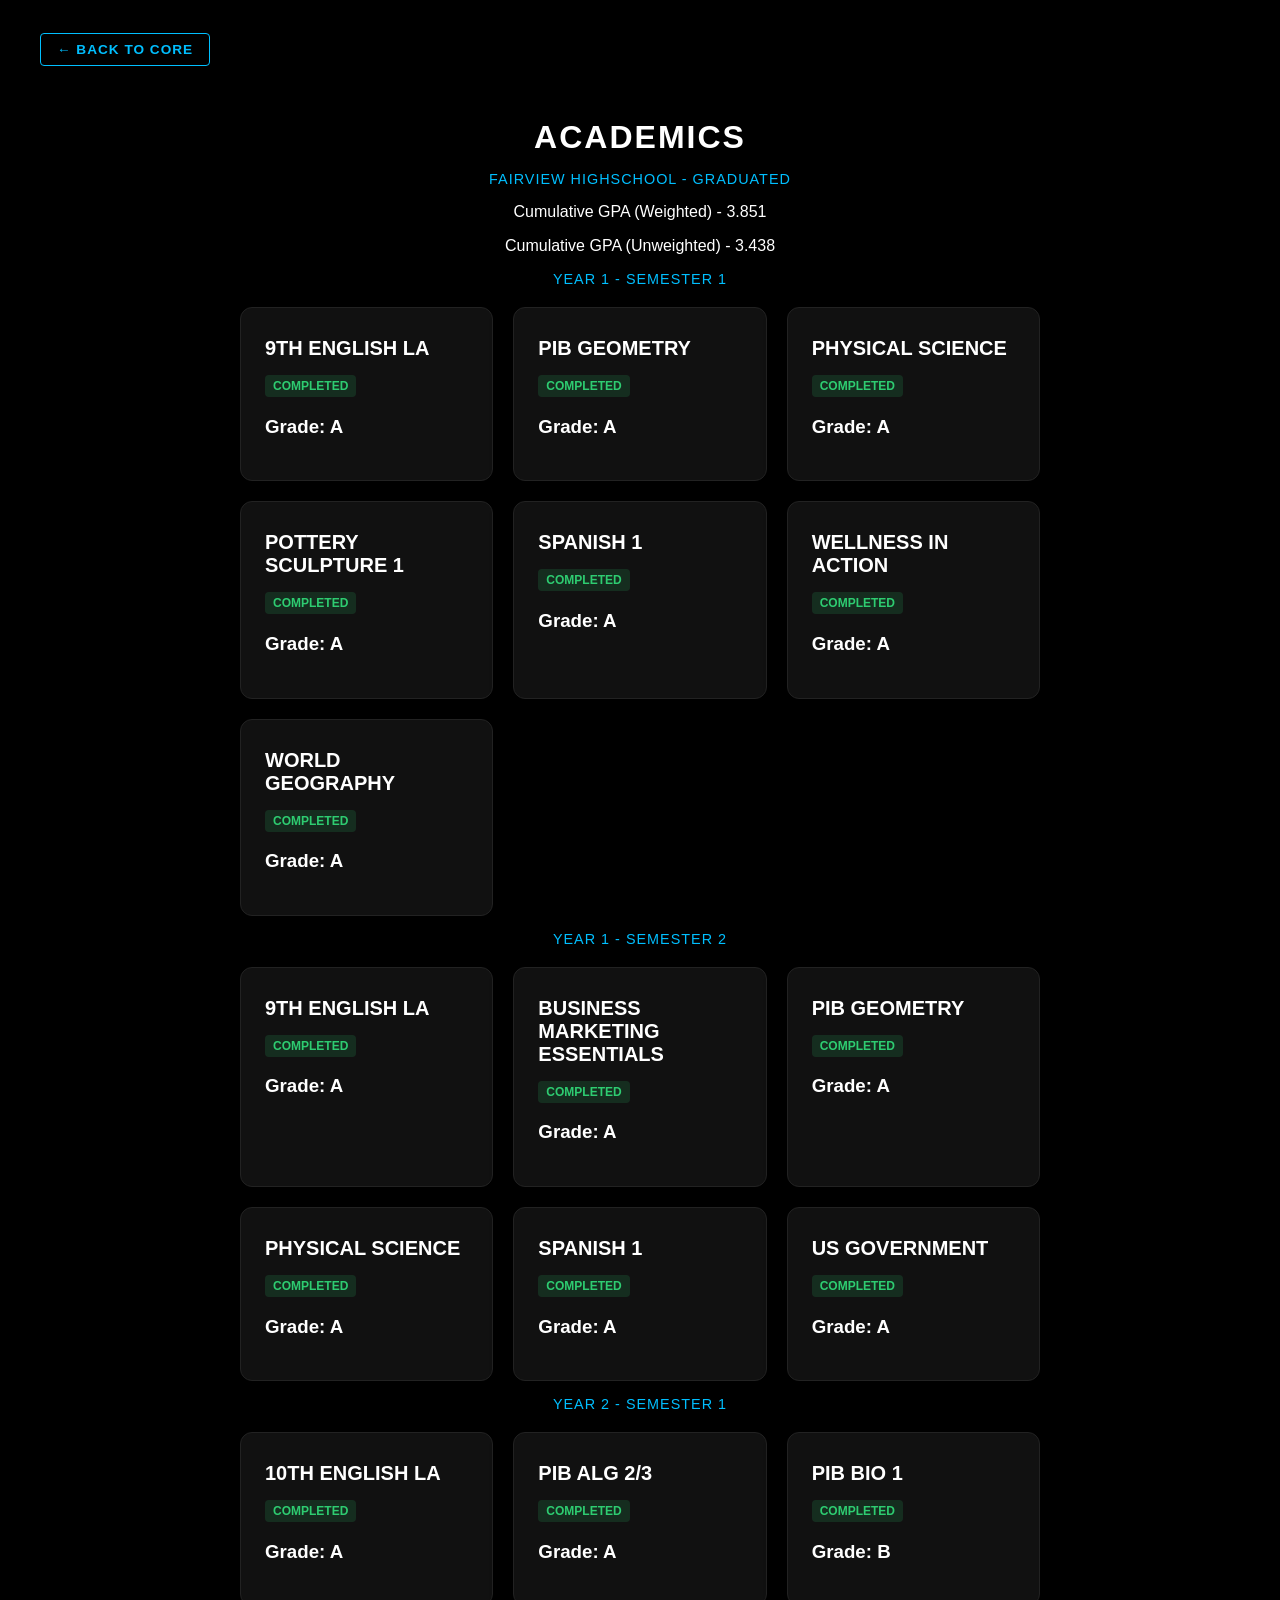
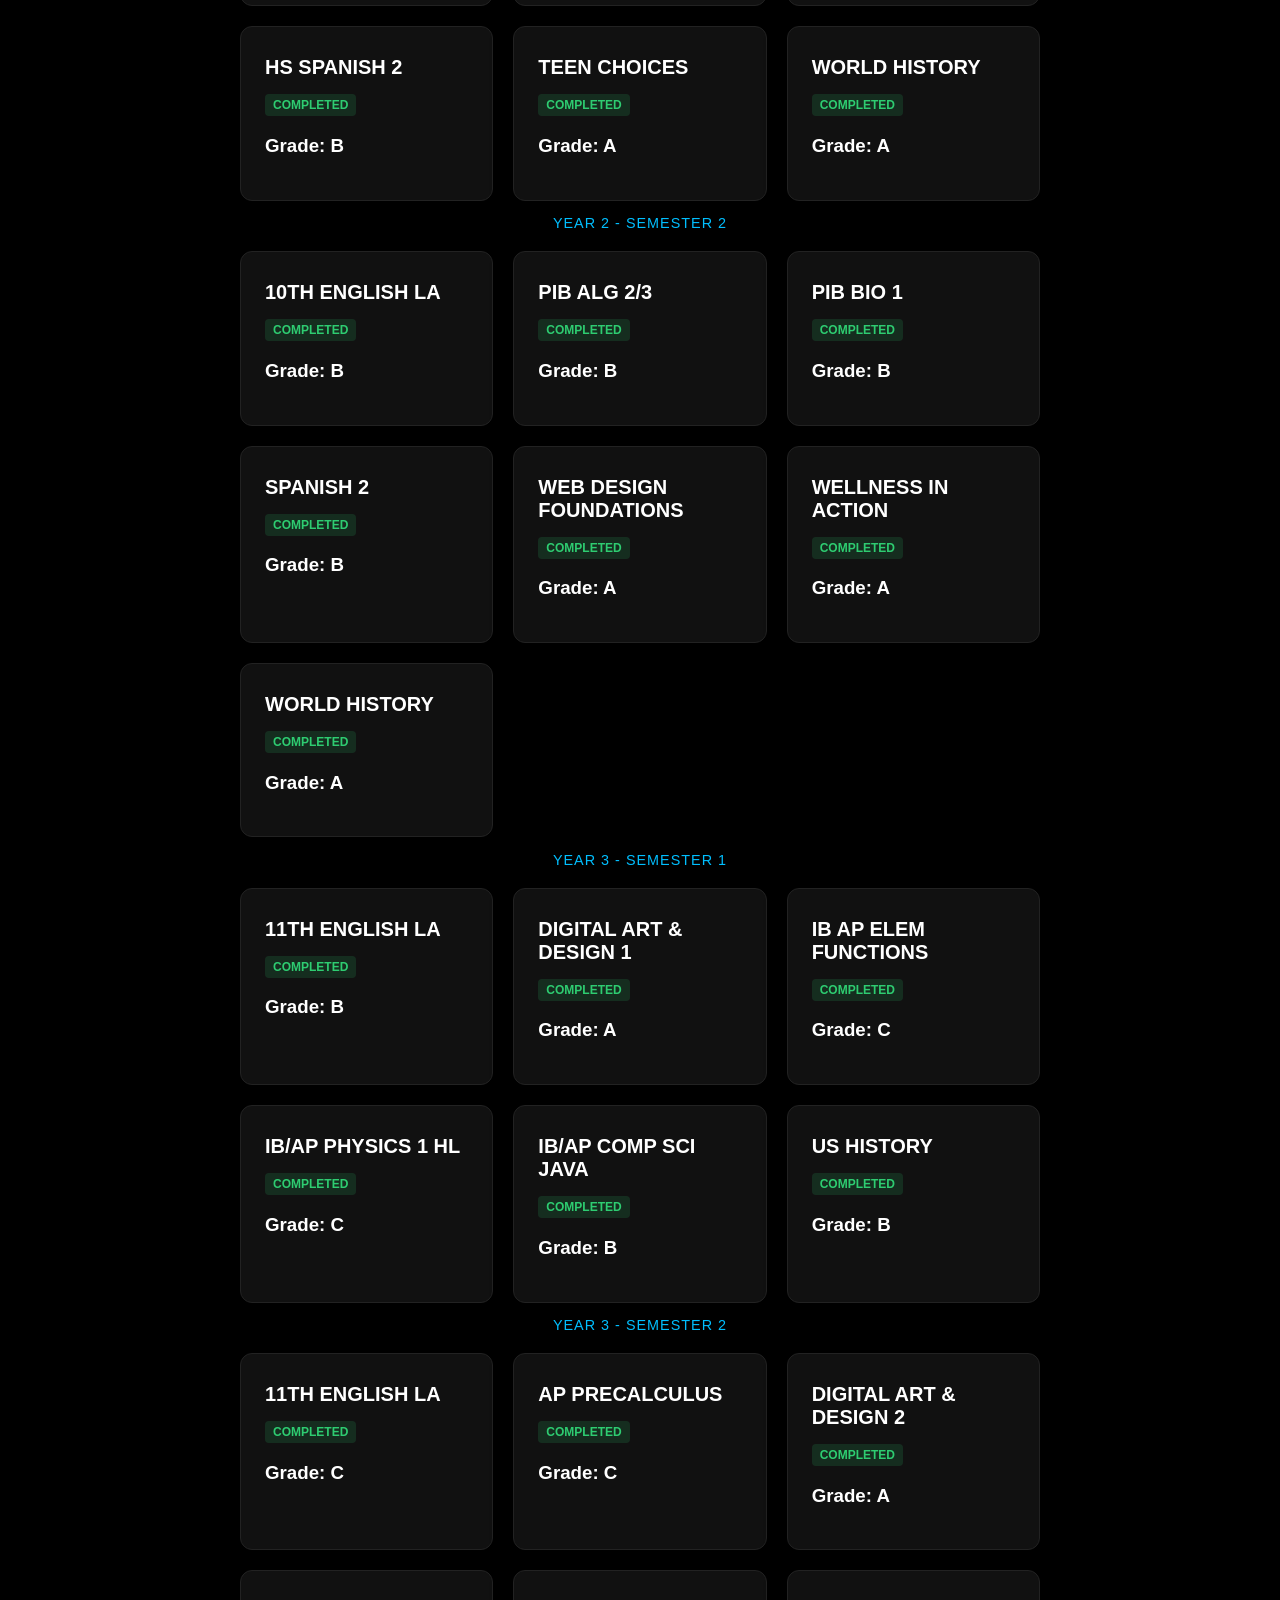
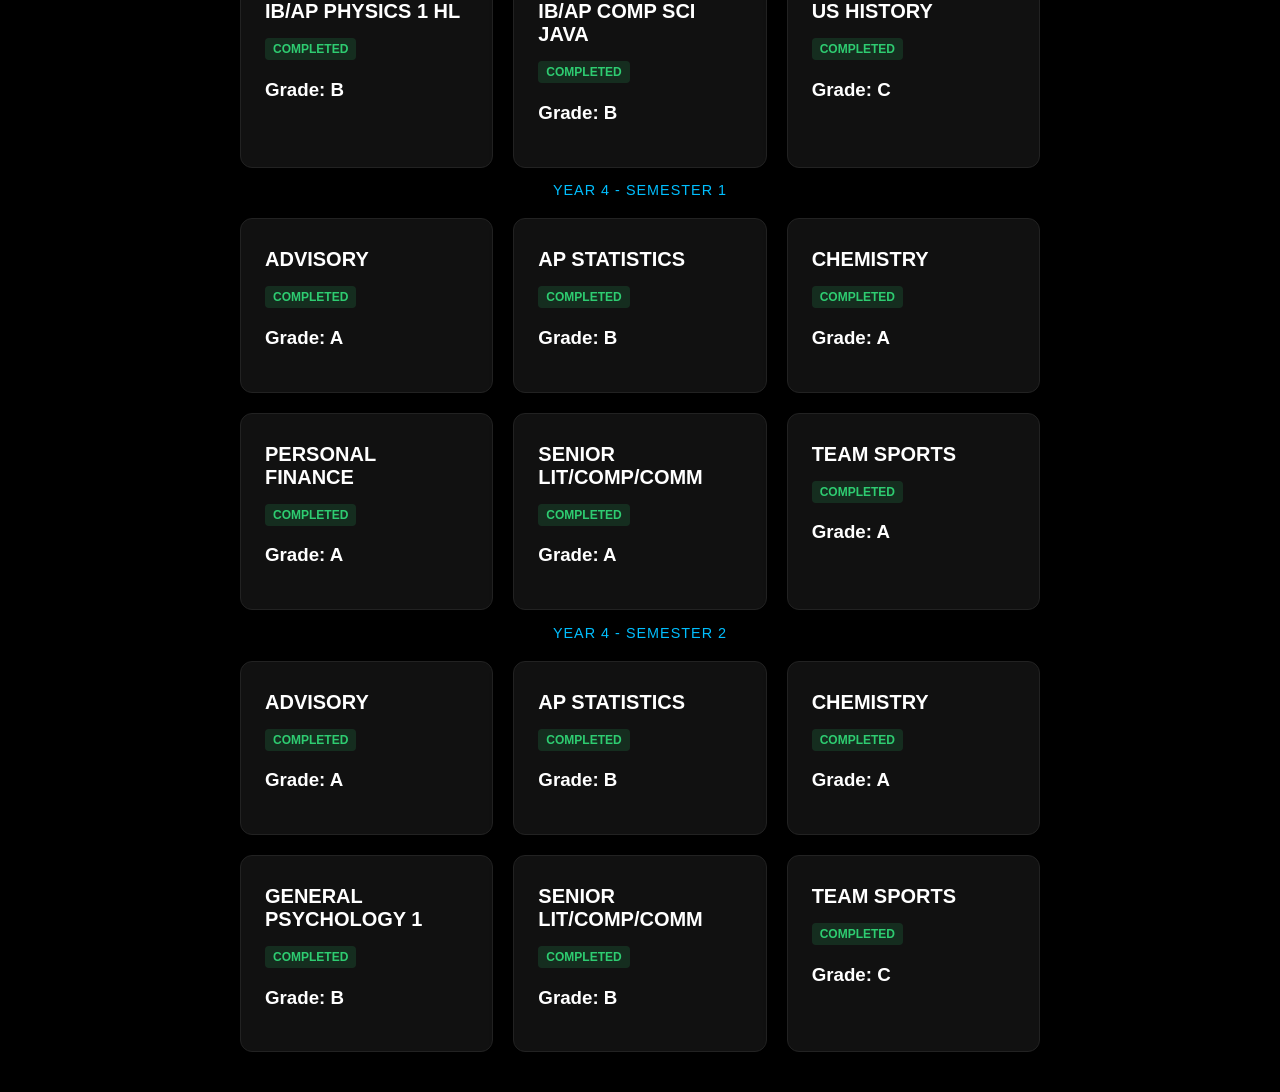
<file: school.html>
<!DOCTYPE html>
<html lang="en">
<head>
    <meta charset="UTF-8">
    <meta name="viewport" content="width=device-width, initial-scale=1.0">
    <link rel="icon" type="image/png" href="WEBSITE LOGO.png">
    <title>SCHOOL</title>
    <style>
        /* Base Theme Settings */
        body {
            background-color: #000000;
            color: #ffffff;
            font-family: -apple-system, BlinkMacSystemFont, "Segoe UI", Roboto, sans-serif;
            margin: 0;
            padding: 40px 20px;
            display: flex;
            flex-direction: column;
            align-items: center;
        }

        /* Back Navigation Button */
        .back-btn {
            align-self: flex-start;
            max-width: 1200px;
            margin: 0 auto 40px auto;
            width: 100%;
        }

        .back-btn a {
            color: #00bfff;
            text-decoration: none;
            font-size: 0.85rem;
            font-weight: bold;
            letter-spacing: 1px;
            border: 1px solid #00bfff;
            padding: 8px 16px;
            border-radius: 4px;
            transition: all 0.3s ease;
        }

        .back-btn a:hover {
            background: rgba(0, 191, 255, 0.1);
            box-shadow: 0 0 10px rgba(0, 191, 255, 0.3);
        }

        /* Main Container */
        .school-container {
            width: 100%;
            max-width: 800px;
            text-align: center;
        }

        .header-title {
            font-size: 2rem;
            letter-spacing: 2px;
            margin-bottom: 10px;
            text-transform: uppercase;
        }

        .header-subtitle {
            color: #00bfff;
            font-size: 0.9rem;
            letter-spacing: 1px;
        }

        /* Grid Layout for Courses/Modules */
        .course-grid {
            display: grid;
            grid-template-columns: repeat(auto-fit, minmax(250px, 1fr));
            gap: 20px;
            margin-top: 20px;
        }

        /* Individual Course Card */
        .course-card {
            background: #111111;
            border-radius: 12px;
            padding: 24px;
            text-align: left;
            box-shadow: 0 4px 20px rgba(0, 0, 0, 0.5);
            border: 1px solid #222222;
            transition: transform 0.2s ease, border-color 0.2s ease;
        }

        .course-card:hover {
            transform: translateY(-4px);
            border-color: #00bfff;
        }

        .course-code {
            color: #888888;
            font-size: 0.8rem;
            font-weight: bold;
            letter-spacing: 0.5px;
            margin-0: 0;
        }

        .course-name {
            font-size: 1.25rem;
            margin: 5px 0 15px 0;
            color: #ffffff;
        }

        /* Status Badges */
        .status-badge {
            display: inline-block;
            padding: 4px 8px;
            border-radius: 4px;
            font-size: 0.75rem;
            font-weight: bold;
            text-transform: uppercase;
        }

        .status-active {
            background: rgba(0, 191, 255, 0.15);
            color: #00bfff;
        }

        .status-completed {
            background: rgba(46, 204, 113, 0.15);
            color: #2ecc71;
        }

        /* Quick Links Inside Card */
        .course-links {
            margin-top: 20px;
            display: flex;
            gap: 15px;
        }

        .course-links a {
            color: #ffffff;
            font-size: 0.85rem;
            text-decoration: underline;
            text-underline-offset: 4px;
        }

        .course-links a:hover {
            color: #00bfff;
        }
    </style>
</head>
<body>

    <!-- Navigation Back -->
    <div class="back-btn">
        <a href="index.html">← BACK TO CORE</a>
    </div>

    <!-- Main Content -->
    <div class="school-container">
        <h1 class="header-title">Academics</h1>
        <p class="header-subtitle">FAIRVIEW HIGHSCHOOL - GRADUATED</p>
        <p class="more-info">Cumulative GPA (Weighted) - 3.851</p>
        <p class="more-info">Cumulative GPA (Unweighted) - 3.438</p>
        <p class="header-subtitle">YEAR 1 - SEMESTER 1</p>

        <div class="course-grid">
            
            <!-- Course 1 -->
            <div class="course-card">
                <h3 class="course-name">9TH ENGLISH LA</h3>
                <span class="status-badge status-completed">Completed</span>
                <h3 class="grade">Grade: A</h3>
            </div>

            <!-- Course 2 -->
            <div class="course-card">
                <h3 class="course-name">PIB GEOMETRY</h3>
                <span class="status-badge status-completed">Completed</span>
                <h3 class="grade">Grade: A</h3>
            </div>

            <!-- Course 3 -->
            <div class="course-card">
                <h3 class="course-name">PHYSICAL SCIENCE</h3>
                <span class="status-badge status-completed">Completed</span>
                <h3 class="grade">Grade: A</h3>
            </div>

            <!-- Course 4 -->
            <div class="course-card">
                <h3 class="course-name">POTTERY SCULPTURE 1</h3>
                <span class="status-badge status-completed">Completed</span>
                <h3 class="grade">Grade: A</h3>
            </div>

            <!-- Course 5 -->
            <div class="course-card">
                <h3 class="course-name">SPANISH 1</h3>
                <span class="status-badge status-completed">Completed</span>
                <h3 class="grade">Grade: A</h3>
            </div>

            <!-- Course 6 -->
            <div class="course-card">
                <h3 class="course-name">WELLNESS IN ACTION</h3>
                <span class="status-badge status-completed">Completed</span>
                <h3 class="grade">Grade: A</h3>
            </div>

            <!-- Course 7 -->
            <div class="course-card">
                <h3 class="course-name">WORLD GEOGRAPHY</h3>
                <span class="status-badge status-completed">Completed</span>
                <h3 class="grade">Grade: A</h3>
            </div>

        </div>

        <p class="header-subtitle">YEAR 1 - SEMESTER 2</p>

        <div class="course-grid">
            
            <!-- Course 1 -->
            <div class="course-card">
                <h3 class="course-name">9TH ENGLISH LA</h3>
                <span class="status-badge status-completed">Completed</span>
                <h3 class="grade">Grade: A</h3>
            </div>

            <!-- Course 2 -->
            <div class="course-card">
                <h3 class="course-name">BUSINESS MARKETING ESSENTIALS</h3>
                <span class="status-badge status-completed">Completed</span>
                <h3 class="grade">Grade: A</h3>
            </div>

            <!-- Course 3 -->
            <div class="course-card">
                <h3 class="course-name">PIB GEOMETRY</h3>
                <span class="status-badge status-completed">Completed</span>
                <h3 class="grade">Grade: A</h3>
            </div>

            <!-- Course 4 -->
            <div class="course-card">
                <h3 class="course-name">PHYSICAL SCIENCE</h3>
                <span class="status-badge status-completed">Completed</span>
                <h3 class="grade">Grade: A</h3>
            </div>

            <!-- Course 5 -->
            <div class="course-card">
                <h3 class="course-name">SPANISH 1</h3>
                <span class="status-badge status-completed">Completed</span>
                <h3 class="grade">Grade: A</h3>
            </div>

            <!-- Course 6 -->
            <div class="course-card">
                <h3 class="course-name">US GOVERNMENT</h3>
                <span class="status-badge status-completed">Completed</span>
                <h3 class="grade">Grade: A</h3>
            </div>

        </div>

        <p class="header-subtitle">YEAR 2 - SEMESTER 1</p>

        <div class="course-grid">
            
            <!-- Course 1 -->
            <div class="course-card">
                <h3 class="course-name">10TH ENGLISH LA</h3>
                <span class="status-badge status-completed">Completed</span>
                <h3 class="grade">Grade: A</h3>
            </div>

            <!-- Course 2 -->
            <div class="course-card">
                <h3 class="course-name">PIB ALG 2/3</h3>
                <span class="status-badge status-completed">Completed</span>
                <h3 class="grade">Grade: A</h3>
            </div>

            <!-- Course 3 -->
            <div class="course-card">
                <h3 class="course-name">PIB BIO 1</h3>
                <span class="status-badge status-completed">Completed</span>
                <h3 class="grade">Grade: B</h3>
            </div>

            <!-- Course 4 -->
            <div class="course-card">
                <h3 class="course-name">HS SPANISH 2</h3>
                <span class="status-badge status-completed">Completed</span>
                <h3 class="grade">Grade: B</h3>
            </div>

            <!-- Course 5 -->
            <div class="course-card">
                <h3 class="course-name">TEEN CHOICES</h3>
                <span class="status-badge status-completed">Completed</span>
                <h3 class="grade">Grade: A</h3>
            </div>

            <!-- Course 6 -->
            <div class="course-card">
                <h3 class="course-name">WORLD HISTORY</h3>
                <span class="status-badge status-completed">Completed</span>
                <h3 class="grade">Grade: A</h3>
            </div>

        </div>

        <p class="header-subtitle">YEAR 2 - SEMESTER 2</p>

        <div class="course-grid">
            
            <!-- Course 1 -->
            <div class="course-card">
                <h3 class="course-name">10TH ENGLISH LA</h3>
                <span class="status-badge status-completed">Completed</span>
                <h3 class="grade">Grade: B</h3>
            </div>

            <!-- Course 2 -->
            <div class="course-card">
                <h3 class="course-name">PIB ALG 2/3</h3>
                <span class="status-badge status-completed">Completed</span>
                <h3 class="grade">Grade: B</h3>
            </div>

            <!-- Course 3 -->
            <div class="course-card">
                <h3 class="course-name">PIB BIO 1</h3>
                <span class="status-badge status-completed">Completed</span>
                <h3 class="grade">Grade: B</h3>
            </div>

            <!-- Course 4 -->
            <div class="course-card">
                <h3 class="course-name">SPANISH 2</h3>
                <span class="status-badge status-completed">Completed</span>
                <h3 class="grade">Grade: B</h3>
            </div>

            <!-- Course 5 -->
            <div class="course-card">
                <h3 class="course-name">WEB DESIGN FOUNDATIONS</h3>
                <span class="status-badge status-completed">Completed</span>
                <h3 class="grade">Grade: A</h3>
            </div>

            <!-- Course 6 -->
            <div class="course-card">
                <h3 class="course-name">WELLNESS IN ACTION</h3>
                <span class="status-badge status-completed">Completed</span>
                <h3 class="grade">Grade: A</h3>
            </div>

            
            <!-- Course 7 -->
            <div class="course-card">
                <h3 class="course-name">WORLD HISTORY</h3>
                <span class="status-badge status-completed">Completed</span>
                <h3 class="grade">Grade: A</h3>
            </div>

        </div>

                <p class="header-subtitle">YEAR 3 - SEMESTER 1</p>

        <div class="course-grid">
            
            <!-- Course 1 -->
            <div class="course-card">
                <h3 class="course-name">11TH ENGLISH LA</h3>
                <span class="status-badge status-completed">Completed</span>
                <h3 class="grade">Grade: B</h3>
            </div>

            <!-- Course 2 -->
            <div class="course-card">
                <h3 class="course-name">DIGITAL ART & DESIGN 1</h3>
                <span class="status-badge status-completed">Completed</span>
                <h3 class="grade">Grade: A</h3>
            </div>

            <!-- Course 3 -->
            <div class="course-card">
                <h3 class="course-name">IB AP ELEM FUNCTIONS</h3>
                <span class="status-badge status-completed">Completed</span>
                <h3 class="grade">Grade: C</h3>
            </div>

            <!-- Course 4 -->
            <div class="course-card">
                <h3 class="course-name">IB/AP PHYSICS 1 HL</h3>
                <span class="status-badge status-completed">Completed</span>
                <h3 class="grade">Grade: C</h3>
            </div>

            <!-- Course 5 -->
            <div class="course-card">
                <h3 class="course-name">IB/AP COMP SCI JAVA</h3>
                <span class="status-badge status-completed">Completed</span>
                <h3 class="grade">Grade: B</h3>
            </div>

            <!-- Course 6 -->
            <div class="course-card">
                <h3 class="course-name">US HISTORY</h3>
                <span class="status-badge status-completed">Completed</span>
                <h3 class="grade">Grade: B</h3>
            </div>

        </div>

        <p class="header-subtitle">YEAR 3 - SEMESTER 2</p>

        <div class="course-grid">
            
            <!-- Course 1 -->
            <div class="course-card">
                <h3 class="course-name">11TH ENGLISH LA</h3>
                <span class="status-badge status-completed">Completed</span>
                <h3 class="grade">Grade: C</h3>
            </div>

            <!-- Course 2 -->
            <div class="course-card">
                <h3 class="course-name">AP PRECALCULUS</h3>
                <span class="status-badge status-completed">Completed</span>
                <h3 class="grade">Grade: C</h3>
            </div>

            <!-- Course 3 -->
            <div class="course-card">
                <h3 class="course-name">DIGITAL ART & DESIGN 2</h3>
                <span class="status-badge status-completed">Completed</span>
                <h3 class="grade">Grade: A</h3>
            </div>

            <!-- Course 4 -->
            <div class="course-card">
                <h3 class="course-name">IB/AP PHYSICS 1 HL</h3>
                <span class="status-badge status-completed">Completed</span>
                <h3 class="grade">Grade: B</h3>
            </div>

            <!-- Course 5 -->
            <div class="course-card">
                <h3 class="course-name">IB/AP COMP SCI JAVA</h3>
                <span class="status-badge status-completed">Completed</span>
                <h3 class="grade">Grade: B</h3>
            </div>

            <!-- Course 6 -->
            <div class="course-card">
                <h3 class="course-name">US HISTORY</h3>
                <span class="status-badge status-completed">Completed</span>
                <h3 class="grade">Grade: C</h3>
            </div>

        </div>
        <p class="header-subtitle">YEAR 4 - SEMESTER 1</p>

        <div class="course-grid">
            
            <!-- Course 1 -->
            <div class="course-card">
                <h3 class="course-name">ADVISORY</h3>
                <span class="status-badge status-completed">Completed</span>
                <h3 class="grade">Grade: A</h3>
            </div>

            <!-- Course 2 -->
            <div class="course-card">
                <h3 class="course-name">AP STATISTICS</h3>
                <span class="status-badge status-completed">Completed</span>
                <h3 class="grade">Grade: B</h3>
            </div>

            <!-- Course 3 -->
            <div class="course-card">
                <h3 class="course-name">CHEMISTRY</h3>
                <span class="status-badge status-completed">Completed</span>
                <h3 class="grade">Grade: A</h3>
            </div>

            <!-- Course 4 -->
            <div class="course-card">
                <h3 class="course-name">PERSONAL FINANCE</h3>
                <span class="status-badge status-completed">Completed</span>
                <h3 class="grade">Grade: A</h3>
            </div>

            <!-- Course 5 -->
            <div class="course-card">
                <h3 class="course-name">SENIOR LIT/COMP/COMM</h3>
                <span class="status-badge status-completed">Completed</span>
                <h3 class="grade">Grade: A</h3>
            </div>

            <!-- Course 6 -->
            <div class="course-card">
                <h3 class="course-name">TEAM SPORTS</h3>
                <span class="status-badge status-completed">Completed</span>
                <h3 class="grade">Grade: A</h3>
            </div>

        </div>

        <p class="header-subtitle">YEAR 4 - SEMESTER 2</p>

        <div class="course-grid">
            
            <!-- Course 1 -->
            <div class="course-card">
                <h3 class="course-name">ADVISORY</h3>
                <span class="status-badge status-completed">Completed</span>
                <h3 class="grade">Grade: A</h3>
            </div>

            <!-- Course 2 -->
            <div class="course-card">
                <h3 class="course-name">AP STATISTICS</h3>
                <span class="status-badge status-completed">Completed</span>
                <h3 class="grade">Grade: B</h3>
            </div>

            <!-- Course 3 -->
            <div class="course-card">
                <h3 class="course-name">CHEMISTRY</h3>
                <span class="status-badge status-completed">Completed</span>
                <h3 class="grade">Grade: A</h3>
            </div>

            <!-- Course 4 -->
            <div class="course-card">
                <h3 class="course-name">GENERAL PSYCHOLOGY 1</h3>
                <span class="status-badge status-completed">Completed</span>
                <h3 class="grade">Grade: B</h3>
            </div>

            <!-- Course 5 -->
            <div class="course-card">
                <h3 class="course-name">SENIOR LIT/COMP/COMM</h3>
                <span class="status-badge status-completed">Completed</span>
                <h3 class="grade">Grade: B</h3>
            </div>

            <!-- Course 6 -->
            <div class="course-card">
                <h3 class="course-name">TEAM SPORTS</h3>
                <span class="status-badge status-completed">Completed</span>
                <h3 class="grade">Grade: C</h3>
            </div>

        </div>
    </div>

</body>
</html>
</file>
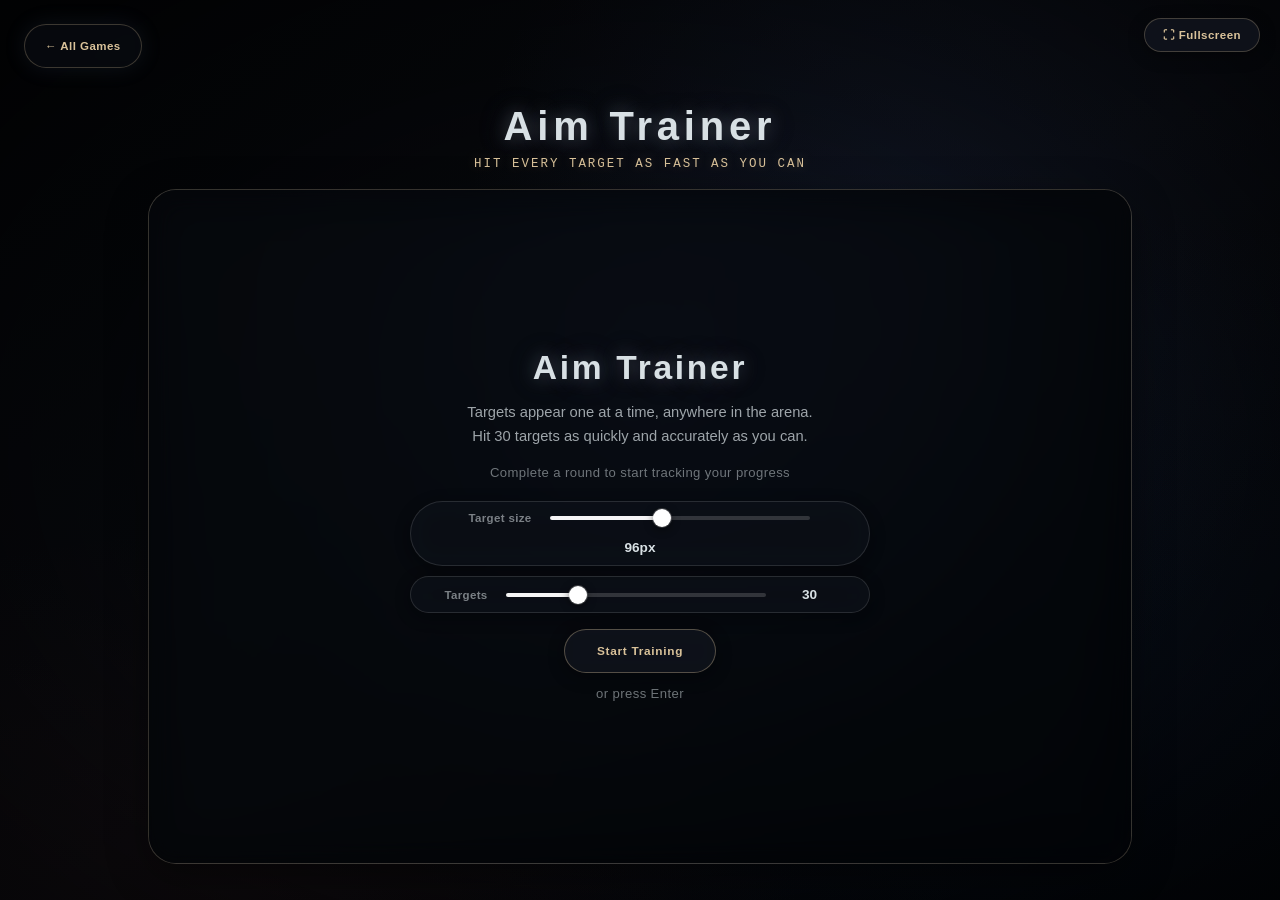
<file: pages/aim-trainer.html>
<!DOCTYPE html>
<html lang="en">
<head>
    <meta charset="UTF-8">
    <meta name="viewport" content="width=device-width, initial-scale=1.0">
    <link rel="icon" type="image/png" href="../WEBSITE LOGO.png">
    <title>AIM TRAINER</title>
    <style>
        *,
        *::before,
        *::after {
            box-sizing: border-box;
        }

        [hidden] {
            display: none !important;
        }

        body.subpage.aim-trainer-body {
            height: 100vh;
            display: flex;
            flex-direction: column;
            overflow: hidden;
        }

        .fullscreen-toggle {
            position: fixed !important;
            top: 18px;
            right: 20px;
            z-index: 20;
            display: inline-flex;
            align-items: center;
            gap: 6px;
            width: max-content;
            border-radius: 999px;
            font-family: 'Trebuchet MS', 'Segoe UI', sans-serif;
            font-size: 0.72rem;
            font-weight: 600;
            letter-spacing: 0.04em;
            color: var(--page-gold);
            background: rgba(18, 23, 32, 0.72);
            border: 1px solid rgba(217, 194, 154, 0.26);
            backdrop-filter: blur(14px);
            -webkit-backdrop-filter: blur(14px);
            box-shadow: 0 4px 16px rgba(0, 0, 0, 0.35);
            padding: 10px 18px;
            cursor: pointer;
            transition: background 0.3s ease, border-color 0.3s ease, box-shadow 0.3s ease, transform 0.3s cubic-bezier(0.2, 0, 0, 1);
        }

        .fullscreen-toggle:hover {
            background: rgba(217, 194, 154, 0.14);
            border-color: rgba(217, 194, 154, 0.65);
            box-shadow: 0 6px 22px rgba(0, 0, 0, 0.45), 0 0 18px rgba(217, 194, 154, 0.14);
            transform: translateY(-1px);
        }

        .fullscreen-toggle:active {
            transform: translateY(0) scale(0.97);
        }

        .fullscreen-toggle:focus-visible {
            outline: 2px solid var(--page-gold);
            outline-offset: 4px;
        }

        .aim-page {
            width: 100%;
            max-width: 1080px;
            margin: 0 auto;
            padding: 24px clamp(16px, 4vw, 48px) 36px;
            display: flex;
            flex-direction: column;
            flex: 1 1 auto;
            min-height: 0;
            text-align: center;
        }

        .aim-header {
            margin-bottom: 18px;
        }

        .aim-header .header-title {
            margin: 0;
            font-size: clamp(1.6rem, 4.2vw, 2.5rem);
            letter-spacing: 0.14em;
        }

        .aim-header .header-subtitle {
            margin: 8px 0 0;
            font-size: 0.78rem;
        }

        .aim-page.is-playing .aim-header {
            display: none;
        }

        .aim-start-controls {
            display: flex;
            flex-direction: column;
            align-items: center;
            gap: 10px;
            margin-top: 4px;
            width: 100%;
            max-width: 460px;
        }

        .aim-size-control {
            display: flex;
            align-items: center;
            justify-content: center;
            gap: 16px;
            flex-wrap: wrap;
            padding: 10px 24px;
            width: 100%;
            max-width: 100%;
            border-radius: 999px;
            border: 1px solid rgba(255, 255, 255, 0.12);
            background: rgba(18, 23, 32, 0.55);
            backdrop-filter: blur(14px);
            -webkit-backdrop-filter: blur(14px);
            box-shadow: 0 4px 16px rgba(0, 0, 0, 0.3);
        }

        .aim-size-label {
            font-family: 'Trebuchet MS', 'Segoe UI', sans-serif;
            font-size: 0.72rem;
            font-weight: 600;
            letter-spacing: 0.03em;
            color: rgba(216, 224, 228, 0.55);
        }

        .aim-size-slider {
            -webkit-appearance: none;
            appearance: none;
            width: clamp(160px, 32vw, 260px);
            height: 4px;
            border-radius: 999px;
            background: linear-gradient(90deg, #f5f5f5 var(--fill, 50%), rgba(255, 255, 255, 0.16) var(--fill, 50%));
            outline: none;
            cursor: pointer;
        }

        .aim-size-slider::-webkit-slider-thumb {
            -webkit-appearance: none;
            appearance: none;
            width: 18px;
            height: 18px;
            border-radius: 50%;
            background: #ffffff;
            border: none;
            box-shadow: 0 2px 8px rgba(0, 0, 0, 0.55), 0 0 0 1px rgba(255, 255, 255, 0.25);
            transition: transform 0.2s cubic-bezier(0.2, 0, 0, 1), box-shadow 0.2s ease;
        }

        .aim-size-slider::-webkit-slider-thumb:hover {
            transform: scale(1.15);
        }

        .aim-size-slider::-moz-range-thumb {
            width: 18px;
            height: 18px;
            border-radius: 50%;
            background: #ffffff;
            border: none;
            box-shadow: 0 2px 8px rgba(0, 0, 0, 0.55), 0 0 0 1px rgba(255, 255, 255, 0.25);
            transition: transform 0.2s cubic-bezier(0.2, 0, 0, 1), box-shadow 0.2s ease;
        }

        .aim-size-slider::-moz-range-thumb:hover {
            transform: scale(1.15);
        }

        .aim-size-slider:focus-visible {
            outline: 2px solid rgba(255, 255, 255, 0.6);
            outline-offset: 6px;
        }

        .aim-size-value {
            min-width: 52px;
            text-align: center;
            font-family: 'Trebuchet MS', 'Segoe UI', sans-serif;
            font-size: 0.85rem;
            font-weight: 600;
            color: var(--page-ice);
        }

        .aim-hud {
            display: flex;
            justify-content: center;
            gap: clamp(28px, 7vw, 72px);
            margin-bottom: 16px;
        }

        .aim-stat {
            display: flex;
            flex-direction: column;
            align-items: center;
            gap: 4px;
            min-width: 72px;
        }

        .aim-stat-value {
            font-family: 'Trebuchet MS', 'Segoe UI', sans-serif;
            font-variant-numeric: tabular-nums;
            font-weight: 600;
            font-size: clamp(1.25rem, 3vw, 1.75rem);
            color: var(--page-ice);
            text-shadow: 0 0 14px rgba(216, 224, 228, 0.32);
        }

        .aim-stat-label {
            font-family: 'Trebuchet MS', 'Segoe UI', sans-serif;
            font-size: 0.64rem;
            font-weight: 600;
            letter-spacing: 0.14em;
            text-transform: uppercase;
            color: rgba(216, 224, 228, 0.5);
        }

        .aim-arena {
            position: relative;
            flex: 1 1 auto;
            min-height: 300px;
            border-radius: 28px;
            border: 1px solid rgba(217, 194, 154, 0.22);
            background:
                radial-gradient(ellipse at 50% 28%, rgba(51, 72, 126, 0.14), transparent 62%),
                linear-gradient(145deg, rgba(19, 25, 35, 0.55), rgba(4, 7, 12, 0.78));
            box-shadow:
                0 12px 40px rgba(0, 0, 0, 0.4),
                inset 0 0 42px rgba(3, 4, 6, 0.6);
            overflow: hidden;
            touch-action: manipulation;
            user-select: none;
            -webkit-user-select: none;
        }

        .aim-bullseye {
            border: none;
            border-radius: 50%;
            padding: 0;
            background:
                radial-gradient(circle,
                    #0a0a0a 0%,
                    #0a0a0a 15%,
                    #ffffff 15%,
                    #ffffff 31%,
                    #0a0a0a 31%,
                    #0a0a0a 53%,
                    #ffffff 53%,
                    #ffffff 78%,
                    #0a0a0a 78%,
                    #0a0a0a 100%);
            box-shadow:
                0 0 10px rgba(255, 255, 255, 0.16),
                0 4px 14px rgba(0, 0, 0, 0.5);
            transition: transform 0.12s ease, box-shadow 0.2s ease;
        }

        .aim-target {
            position: absolute;
            width: var(--target-size, 96px);
            height: var(--target-size, 96px);
        }

        .aim-target.is-spawning {
            animation: targetPop 0.16s cubic-bezier(0.2, 1.4, 0.4, 1);
        }

        @keyframes targetPop {
            from { transform: scale(0.35); opacity: 0; }
            to { transform: scale(1); opacity: 1; }
        }

        .aim-target:hover,
        .aim-target:focus-visible {
            transform: scale(1.06);
        }

        .aim-target:focus-visible {
            outline: 2px solid var(--page-gold);
            outline-offset: 4px;
        }

        .aim-screen {
            position: absolute;
            inset: 0;
            z-index: 5;
            display: flex;
            flex-direction: column;
            align-items: center;
            justify-content: center;
            gap: 14px;
            padding: 28px 20px;
            text-align: center;
            background: rgba(3, 4, 6, 0.55);
            backdrop-filter: blur(14px);
            -webkit-backdrop-filter: blur(14px);
            overflow-y: auto;
            -webkit-font-smoothing: antialiased;
        }

        .aim-screen h2 {
            margin: 0;
            font-family: 'Orbitron', 'Trebuchet MS', sans-serif;
            font-size: clamp(1.4rem, 3.6vw, 2.1rem);
            letter-spacing: 0.08em;
            color: var(--page-ice);
            text-shadow: 0 0 18px rgba(216, 224, 228, 0.28), 0 0 34px rgba(91, 125, 167, 0.22);
        }

        .aim-screen p {
            margin: 0;
            max-width: 460px;
            color: rgba(216, 224, 228, 0.72);
            font-size: 0.92rem;
            line-height: 1.6;
        }

        .aim-hint {
            color: rgba(216, 224, 228, 0.5) !important;
            font-family: 'Trebuchet MS', 'Segoe UI', sans-serif;
            font-size: 0.82rem !important;
            font-weight: 500;
            letter-spacing: 0.03em;
        }

        .aim-overview {
            display: flex;
            flex-wrap: wrap;
            justify-content: center;
            gap: 12px 30px;
            font-family: 'Trebuchet MS', 'Segoe UI', sans-serif;
            font-size: 0.8rem;
            color: rgba(216, 224, 228, 0.66);
        }

        .aim-overview b {
            color: var(--page-ice);
            font-weight: 600;
            font-variant-numeric: tabular-nums;
        }

        .aim-final-average {
            font-family: 'Trebuchet MS', 'Segoe UI', sans-serif;
            font-variant-numeric: tabular-nums;
            font-weight: 600;
            font-size: clamp(2.4rem, 7vw, 3.6rem);
            color: var(--page-gold);
            text-shadow: 0 0 22px rgba(217, 194, 154, 0.45);
        }

        .aim-final-meta {
            display: flex;
            flex-wrap: wrap;
            justify-content: center;
            gap: 12px 28px;
            font-family: 'Trebuchet MS', 'Segoe UI', sans-serif;
            font-variant-numeric: tabular-nums;
            font-size: 0.82rem;
            color: rgba(216, 224, 228, 0.72);
        }

        .aim-new-best {
            display: inline-block;
            padding: 6px 18px;
            border-radius: 999px;
            border: 1px solid rgba(217, 194, 154, 0.65);
            background: rgba(217, 194, 154, 0.12);
            color: var(--page-gold);
            font-family: 'Trebuchet MS', 'Segoe UI', sans-serif;
            font-size: 0.7rem;
            font-weight: 600;
            letter-spacing: 0.12em;
        }
        .aim-improvement {
            display: inline-block;
            padding: 8px 22px;
            border-radius: 999px;
            border: 1px solid rgba(216, 224, 228, 0.22);
            background: rgba(216, 224, 228, 0.05);
            color: var(--page-ice);
            font-family: 'Trebuchet MS', 'Segoe UI', sans-serif;
            font-variant-numeric: tabular-nums;
            font-size: 0.8rem;
            font-weight: 500;
            letter-spacing: 0.02em;
        }

        .aim-improvement.is-better {
            color: #9ed7a8;
            border-color: rgba(158, 215, 168, 0.45);
            background: rgba(158, 215, 168, 0.08);
        }

        .aim-improvement.is-worse {
            color: #e8a3a3;
            border-color: rgba(232, 163, 163, 0.4);
            background: rgba(232, 163, 163, 0.07);
        }

        .aim-final-meta .is-better {
            color: #9ed7a8;
        }

        .aim-final-meta .is-worse {
            color: #e8a3a3;
        }

        .aim-results-actions {
            display: flex;
            flex-wrap: wrap;
            justify-content: center;
            gap: 12px;
            margin-top: 4px;
        }

        .aim-chart {
            width: 100%;
            max-width: 560px;
            margin-top: 4px;
        }

        .aim-chart svg {
            display: block;
            width: 100%;
            height: auto;
        }

        .aim-btn {
            display: inline-flex;
            align-items: center;
            justify-content: center;
            min-height: 44px;
            margin-top: 6px;
            padding: 12px 32px;
            border-radius: 999px;
            border: 1px solid rgba(217, 194, 154, 0.35);
            background: rgba(18, 23, 32, 0.72);
            backdrop-filter: blur(10px);
            -webkit-backdrop-filter: blur(10px);
            box-shadow: 0 4px 16px rgba(0, 0, 0, 0.35);
            color: var(--page-gold);
            font-family: 'Trebuchet MS', 'Segoe UI', sans-serif;
            font-size: 0.74rem;
            font-weight: 600;
            letter-spacing: 0.06em;
            cursor: pointer;
            transition: background 0.3s ease, border-color 0.3s ease, box-shadow 0.3s ease, transform 0.3s cubic-bezier(0.2, 0, 0, 1);
        }

        .aim-btn:hover {
            background: rgba(217, 194, 154, 0.14);
            border-color: rgba(217, 194, 154, 0.72);
            box-shadow: 0 6px 22px rgba(0, 0, 0, 0.45), 0 0 18px rgba(217, 194, 154, 0.14);
            transform: translateY(-1px);
        }

        .aim-btn:active {
            transform: translateY(0) scale(0.97);
        }

        .aim-btn:focus-visible {
            outline: 2px solid var(--page-gold);
            outline-offset: 4px;
        }

        @media (max-width: 600px) {
            .aim-page {
                padding: 14px 12px 24px;
            }

            .aim-arena {
                min-height: 260px;
                border-radius: 20px;
            }

            .aim-size-control {
                padding: 8px 18px;
                gap: 12px;
            }

            .fullscreen-toggle {
                top: 14px;
                right: 14px;
                padding: 8px 14px;
                font-size: 0.66rem;
            }
        }
    </style>
    <link rel="stylesheet" href="page-theme.css">
</head>
<body class="subpage aim-trainer-body">

    <!-- Navigation Back -->
    <div class="back-btn">
        <a href="games.html">← All Games</a>
    </div>

    <button class="fullscreen-toggle" id="fullscreen-toggle" type="button">⛶ Fullscreen</button>

    <!-- Main Content -->
    <main class="aim-page">
        <div class="aim-header">
            <h1 class="header-title">Aim Trainer</h1>
            <p class="header-subtitle">HIT EVERY TARGET AS FAST AS YOU CAN</p>
        </div>

        <div class="aim-hud" id="aim-hud" hidden>
            <div class="aim-stat">
                <span class="aim-stat-value" id="aim-remaining">30</span>
                <span class="aim-stat-label">REMAINING</span>
            </div>
            <div class="aim-stat">
                <span class="aim-stat-value" id="aim-average">0ms</span>
                <span class="aim-stat-label">AVG TIME</span>
            </div>
            <div class="aim-stat">
                <span class="aim-stat-value" id="aim-elapsed">0.0s</span>
                <span class="aim-stat-label">TIME</span>
            </div>
        </div>

        <div class="aim-arena" id="aim-arena">
            <button class="aim-bullseye aim-target" id="aim-target" type="button" aria-label="Target" hidden></button>

            <section class="aim-screen" id="aim-start-screen" aria-label="Start screen">
                <h2>Aim Trainer</h2>
                <p>Targets appear one at a time, anywhere in the arena.<br>
                Hit <span id="aim-desc-count">30</span> targets as quickly and accurately as you can.</p>

                <div class="aim-overview" id="aim-overview" hidden>
                    <span>Best <b id="aim-start-best">—</b></span>
                    <span>Recent <b id="aim-start-recent">—</b></span>
                    <span>Runs <b id="aim-start-runs">0</b></span>
                </div>

                <div class="aim-chart" id="aim-chart" hidden>
                    <svg id="aim-chart-svg" role="img" aria-label="Line chart of your round averages"></svg>
                </div>
                <p class="aim-hint" id="aim-no-history">Complete a round to start tracking your progress</p>

                <div class="aim-start-controls">
                    <div class="aim-size-control">
                        <label class="aim-size-label" for="aim-size-slider">Target size</label>
                        <input class="aim-size-slider" id="aim-size-slider" type="range" min="48" max="160" step="2" value="96" aria-label="Target size in pixels">
                        <span class="aim-size-value" id="aim-size-value">96px</span>
                    </div>
                    <div class="aim-size-control">
                        <label class="aim-size-label" for="aim-count-slider">Targets</label>
                        <input class="aim-size-slider" id="aim-count-slider" type="range" min="5" max="100" step="5" value="30" aria-label="Number of targets per round">
                        <span class="aim-size-value" id="aim-count-value">30</span>
                    </div>
                    <button class="aim-btn" id="aim-start-btn" type="button">Start Training</button>
                    <p class="aim-hint">or press Enter</p>
                </div>
            </section>

            <section class="aim-screen" id="aim-results-screen" aria-label="Results" hidden>
                <h2>Results</h2>
                <div class="aim-final-average" id="aim-final-average">0ms</div>
                <p class="aim-hint">Average per target</p>
                <div class="aim-improvement" id="aim-improvement">Baseline set — every round from here tracks your progress.</div>
                <div class="aim-final-meta">
                    <span id="aim-final-total">Total 0.00s</span>
                    <span id="aim-final-best">Best —</span>
                    <span id="aim-final-runs">Runs 0</span>
                    <span id="aim-final-trend">All-time —</span>
                </div>
                <span class="aim-new-best" id="aim-new-best" hidden>NEW BEST</span>
                <div class="aim-results-actions">
                    <button class="aim-btn" id="aim-retry-btn" type="button">Try Again</button>
                    <button class="aim-btn" id="aim-menu-btn" type="button">Back to Menu</button>
                </div>
            </section>
        </div>
    </main>

    <script src="page-motion.js"></script>
    <script>
        (function () {
            'use strict';

            var TARGET_TOTAL = 30;
            var BEST_KEY = 'aim-trainer-best-v1';
            var SIZE_KEY = 'aim-trainer-target-size-v1';
            var COUNT_KEY = 'aim-trainer-target-count-v1';
            var RUNS_KEY = 'aim-trainer-runs-v1';
            var targetTotal = 30;

            var pageEl = document.querySelector('.aim-page');
            var hudEl = document.getElementById('aim-hud');
            var arenaEl = document.getElementById('aim-arena');
            var targetEl = document.getElementById('aim-target');
            var startScreen = document.getElementById('aim-start-screen');
            var resultsScreen = document.getElementById('aim-results-screen');
            var startBtn = document.getElementById('aim-start-btn');
            var retryBtn = document.getElementById('aim-retry-btn');
            var menuBtn = document.getElementById('aim-menu-btn');
            var remainingEl = document.getElementById('aim-remaining');
            var averageEl = document.getElementById('aim-average');
            var elapsedEl = document.getElementById('aim-elapsed');
            var finalAverageEl = document.getElementById('aim-final-average');
            var finalBestEl = document.getElementById('aim-final-best');
            var finalTotalEl = document.getElementById('aim-final-total');
            var newBestEl = document.getElementById('aim-new-best');

            var hits = 0;
            var times = [];
            var targetShownAt = 0;
            var roundStart = 0;
            var elapsedTimer = null;
            var playing = false;

            function loadBest() {
                try {
                    var raw = localStorage.getItem(BEST_KEY);
                    var value = raw ? parseInt(raw, 10) : NaN;
                    return Number.isFinite(value) && value > 0 ? value : null;
                } catch (error) {
                    return null;
                }
            }

            function saveBest(value) {
                try {
                    localStorage.setItem(BEST_KEY, String(value));
                } catch (error) {
                    // Storage unavailable; best score simply won't persist.
                }
            }

            function formatMs(value) {
                return Math.round(value) + 'ms';
            }

            function currentAverage() {
                if (!times.length) return 0;
                var total = 0;
                for (var i = 0; i < times.length; i++) total += times[i];
                return total / times.length;
            }

            function updateHud() {
                remainingEl.textContent = String(targetTotal - hits);
                averageEl.textContent = times.length ? formatMs(currentAverage()) : '0ms';
            }

            function updateElapsed() {
                if (!playing) return;
                elapsedEl.textContent = ((performance.now() - roundStart) / 1000).toFixed(1) + 's';
            }

            function spawnTarget() {
                var arenaRect = arenaEl.getBoundingClientRect();
                var size = targetEl.offsetWidth;
                var maxX = Math.max(0, arenaRect.width - size);
                var maxY = Math.max(0, arenaRect.height - size);
                targetEl.style.left = Math.round(Math.random() * maxX) + 'px';
                targetEl.style.top = Math.round(Math.random() * maxY) + 'px';
                targetEl.hidden = false;
                targetEl.classList.remove('is-spawning');
                void targetEl.offsetWidth;
                targetEl.classList.add('is-spawning');
                targetShownAt = performance.now();
            }

            function startGame() {
                hits = 0;
                times = [];
                playing = true;
                pageEl.classList.add('is-playing');
                startScreen.hidden = true;
                resultsScreen.hidden = true;
                hudEl.hidden = false;
                elapsedEl.textContent = '0.0s';
                updateHud();
                roundStart = performance.now();
                if (elapsedTimer) clearInterval(elapsedTimer);
                elapsedTimer = setInterval(updateElapsed, 100);
                spawnTarget();
            }

            function endGame() {
                playing = false;
                if (elapsedTimer) {
                    clearInterval(elapsedTimer);
                    elapsedTimer = null;
                }
                targetEl.hidden = true;
                pageEl.classList.remove('is-playing');
                hudEl.hidden = true;

                var average = Math.round(currentAverage());
                var totalMs = performance.now() - roundStart;
                var best = loadBest();
                var isNewBest = best === null || average < best;
                if (isNewBest) {
                    saveBest(average);
                    best = average;
                }

                var runs = recordRun(average, totalMs);

                finalAverageEl.textContent = average + 'ms';
                finalBestEl.textContent = 'Best ' + (best !== null ? best + 'ms' : '—');
                finalTotalEl.textContent = 'Total ' + (totalMs / 1000).toFixed(2) + 's';
                finalRunsEl.textContent = 'Runs ' + runs.length;
                newBestEl.hidden = !isNewBest;
                updateImprovement(runs, average);
                updateChartVisibility(runs);
                renderChart(runs);
                resultsScreen.hidden = false;
            }

            function handleTargetHit() {
                if (!playing || targetEl.hidden) return;
                var now = performance.now();
                times.push(now - targetShownAt);
                hits += 1;
                if (hits >= targetTotal) {
                    endGame();
                    return;
                }
                updateHud();
                spawnTarget();
            }

            targetEl.addEventListener('pointerdown', function (event) {
                event.preventDefault();
                handleTargetHit();
            });
            targetEl.addEventListener('click', function (event) {
                if (event.detail === 0) handleTargetHit(); // Keyboard activation
            });

            startBtn.addEventListener('click', startGame);
            retryBtn.addEventListener('click', startGame);
            menuBtn.addEventListener('click', function () {
                resultsScreen.hidden = true;
                startScreen.hidden = false;
                refreshStartScreen();
            });

            window.addEventListener('resize', function () {
                if (!playing || targetEl.hidden) return;
                var arenaRect = arenaEl.getBoundingClientRect();
                var size = targetEl.offsetWidth;
                var maxX = Math.max(0, arenaRect.width - size);
                var maxY = Math.max(0, arenaRect.height - size);
                var x = Math.min(parseFloat(targetEl.style.left) || 0, maxX);
                var y = Math.min(parseFloat(targetEl.style.top) || 0, maxY);
                targetEl.style.left = x + 'px';
                targetEl.style.top = y + 'px';
            });

            // Fullscreen toggle
            var fullscreenBtn = document.getElementById('fullscreen-toggle');
            function updateFullscreenLabel() {
                fullscreenBtn.textContent = document.fullscreenElement ? '⤢ Exit Fullscreen' : '⛶ Fullscreen';
            }
            fullscreenBtn.addEventListener('click', function () {
                if (document.fullscreenElement) {
                    document.exitFullscreen?.();
                } else {
                    document.documentElement.requestFullscreen?.().catch(function () {});
                }
            });
            document.addEventListener('fullscreenchange', updateFullscreenLabel);

            // Target size slider — lives on the start screen, adjustable before every round
            var sizeSlider = document.getElementById('aim-size-slider');
            var sizeValue = document.getElementById('aim-size-value');
            var improvementEl = document.getElementById('aim-improvement');
            var finalRunsEl = document.getElementById('aim-final-runs');
            var finalTrendEl = document.getElementById('aim-final-trend');
            var chartEl = document.getElementById('aim-chart');
            var chartSvg = document.getElementById('aim-chart-svg');
            var overviewEl = document.getElementById('aim-overview');
            var startBestEl = document.getElementById('aim-start-best');
            var startRecentEl = document.getElementById('aim-start-recent');
            var startRunsEl = document.getElementById('aim-start-runs');
            var noHistoryEl = document.getElementById('aim-no-history');
            var SIZE_MIN = 48;
            var SIZE_MAX = 160;

            function loadTargetSize() {
                try {
                    var raw = parseInt(localStorage.getItem(SIZE_KEY), 10);
                    return Number.isFinite(raw) ? Math.min(SIZE_MAX, Math.max(SIZE_MIN, raw)) : 96;
                } catch (error) {
                    return 96;
                }
            }

            function saveTargetSize(value) {
                try {
                    localStorage.setItem(SIZE_KEY, String(value));
                } catch (error) {
                    // Storage unavailable; size simply won't persist.
                }
            }

            function applyTargetSize(px) {
                arenaEl.style.setProperty('--target-size', px + 'px');
                sizeSlider.value = String(px);
                sizeSlider.style.setProperty('--fill', ((px - SIZE_MIN) / (SIZE_MAX - SIZE_MIN)) * 100 + '%');
                sizeValue.textContent = px + 'px';
                if (!targetEl.hidden) {
                    var arenaRect = arenaEl.getBoundingClientRect();
                    var size = targetEl.offsetWidth;
                    targetEl.style.left = Math.min(parseFloat(targetEl.style.left) || 0, Math.max(0, arenaRect.width - size)) + 'px';
                    targetEl.style.top = Math.min(parseFloat(targetEl.style.top) || 0, Math.max(0, arenaRect.height - size)) + 'px';
                }
            }

            sizeSlider.addEventListener('input', function () {
                var px = parseInt(sizeSlider.value, 10);
                applyTargetSize(px);
                saveTargetSize(px);
            });

            applyTargetSize(loadTargetSize());

            // Target count slider — how many targets per round
            var countSlider = document.getElementById('aim-count-slider');
            var countValue = document.getElementById('aim-count-value');
            var COUNT_MIN = 5;
            var COUNT_MAX = 100;

            function loadTargetCount() {
                try {
                    var raw = parseInt(localStorage.getItem(COUNT_KEY), 10);
                    return Number.isFinite(raw) ? Math.min(COUNT_MAX, Math.max(COUNT_MIN, raw)) : 30;
                } catch (error) {
                    return 30;
                }
            }

            function saveTargetCount(value) {
                try {
                    localStorage.setItem(COUNT_KEY, String(value));
                } catch (error) {
                    // Storage unavailable; count simply won't persist.
                }
            }

            function applyTargetCount(value) {
                targetTotal = value;
                countSlider.value = String(value);
                countSlider.style.setProperty('--fill', ((value - COUNT_MIN) / (COUNT_MAX - COUNT_MIN)) * 100 + '%');
                countValue.textContent = String(value);
                remainingEl.textContent = String(value);
                var descCount = document.getElementById('aim-desc-count');
                if (descCount) descCount.textContent = String(value);
            }

            countSlider.addEventListener('input', function () {
                var value = parseInt(countSlider.value, 10);
                applyTargetCount(value);
                saveTargetCount(value);
            });

            applyTargetCount(loadTargetCount());

            // Round history + progress chart
            function loadRuns() {
                try {
                    var raw = JSON.parse(localStorage.getItem(RUNS_KEY) || '[]');
                    return Array.isArray(raw) ? raw.filter(function (r) { return r && Number.isFinite(r.avg); }) : [];
                } catch (error) {
                    return [];
                }
            }

            function saveRuns(runs) {
                try {
                    localStorage.setItem(RUNS_KEY, JSON.stringify(runs.slice(-100)));
                } catch (error) {
                    // Storage unavailable; history simply won't persist.
                }
            }

            function recordRun(avgMs, totalMs) {
                var runs = loadRuns();
                runs.push({ avg: avgMs, total: Math.round(totalMs), size: parseInt(sizeSlider.value, 10), count: targetTotal, at: new Date().toISOString() });
                saveRuns(runs);
                return runs;
            }

            function averageOf(list) {
                var sum = 0;
                for (var i = 0; i < list.length; i++) sum += list[i].avg;
                return list.length ? sum / list.length : 0;
            }

            function updateImprovement(runs, currentAvg) {
                improvementEl.classList.remove('is-better', 'is-worse');
                if (runs.length < 2) {
                    improvementEl.textContent = 'Baseline set — every round from here tracks your progress.';
                    finalTrendEl.textContent = 'All-time —';
                    return;
                }
                var previous = runs.slice(0, -1);
                var recentAvg = averageOf(previous.slice(-5));
                var diff = recentAvg - currentAvg;
                var pct = Math.abs((diff / recentAvg) * 100);
                if (pct < 1.5) {
                    improvementEl.textContent = '→ Right on your recent average (' + Math.round(recentAvg) + 'ms)';
                } else if (diff > 0) {
                    improvementEl.textContent = '▲ ' + pct.toFixed(1) + '% faster than your recent average (' + Math.round(recentAvg) + 'ms)';
                    improvementEl.classList.add('is-better');
                } else {
                    improvementEl.textContent = '▼ ' + pct.toFixed(1) + '% slower than your recent average (' + Math.round(recentAvg) + 'ms)';
                    improvementEl.classList.add('is-worse');
                }
                var firstAvg = runs[0].avg;
                var allDiff = firstAvg - currentAvg;
                var allPct = Math.abs((allDiff / firstAvg) * 100);
                finalTrendEl.textContent = 'All-time ' + (allDiff >= 0 ? '▲' : '▼') + ' ' + allPct.toFixed(1) + '%';
                finalTrendEl.classList.toggle('is-better', allDiff > 0);
                finalTrendEl.classList.toggle('is-worse', allDiff < 0);
            }

            function renderChart(runs) {
                while (chartSvg.firstChild) chartSvg.removeChild(chartSvg.firstChild);
                if (!runs.length) return;
                var NS = 'http://www.w3.org/2000/svg';
                var W = 560;
                var H = 190;
                var padL = 48;
                var padR = 16;
                var padT = 18;
                var padB = 28;
                chartSvg.setAttribute('viewBox', '0 0 ' + W + ' ' + H);

                var values = runs.map(function (r) { return r.avg; });
                var min = Math.min.apply(null, values);
                var max = Math.max.apply(null, values);
                var span = Math.max(30, max - min);
                min -= span * 0.2;
                max += span * 0.2;

                function xPos(i) {
                    return runs.length === 1 ? (padL + W - padR) / 2 : padL + (i * (W - padL - padR)) / (runs.length - 1);
                }
                function yPos(v) {
                    return padT + (1 - (v - min) / (max - min)) * (H - padT - padB);
                }

                // Horizontal gridlines + ms labels (fast at top, slow at bottom)
                [max, (max + min) / 2, min].forEach(function (v) {
                    var y = yPos(v);
                    var grid = document.createElementNS(NS, 'line');
                    grid.setAttribute('x1', padL);
                    grid.setAttribute('x2', W - padR);
                    grid.setAttribute('y1', y);
                    grid.setAttribute('y2', y);
                    grid.setAttribute('stroke', 'rgba(216, 224, 228, 0.09)');
                    chartSvg.appendChild(grid);
                    var label = document.createElementNS(NS, 'text');
                    label.setAttribute('x', padL - 8);
                    label.setAttribute('y', y + 3);
                    label.setAttribute('text-anchor', 'end');
                    label.setAttribute('fill', 'rgba(216, 224, 228, 0.45)');
                    label.setAttribute('font-size', '10');
                    label.setAttribute('font-family', 'Trebuchet MS, Segoe UI, sans-serif');
                    label.textContent = Math.max(0, Math.round(v)) + 'ms';
                    chartSvg.appendChild(label);
                });

                var points = runs.map(function (r, i) { return [xPos(i), yPos(r.avg)]; });
                var lineD = points.map(function (p, i) { return (i ? 'L' : 'M') + p[0].toFixed(1) + ' ' + p[1].toFixed(1); }).join(' ');

                if (points.length > 1) {
                    var defs = document.createElementNS(NS, 'defs');
                    var grad = document.createElementNS(NS, 'linearGradient');
                    grad.setAttribute('id', 'aimChartGrad');
                    grad.setAttribute('x1', '0');
                    grad.setAttribute('y1', '0');
                    grad.setAttribute('x2', '0');
                    grad.setAttribute('y2', '1');
                    var stop1 = document.createElementNS(NS, 'stop');
                    stop1.setAttribute('offset', '0%');
                    stop1.setAttribute('stop-color', 'rgba(217, 194, 154, 0.3)');
                    var stop2 = document.createElementNS(NS, 'stop');
                    stop2.setAttribute('offset', '100%');
                    stop2.setAttribute('stop-color', 'rgba(217, 194, 154, 0)');
                    grad.appendChild(stop1);
                    grad.appendChild(stop2);
                    defs.appendChild(grad);
                    chartSvg.appendChild(defs);

                    var area = document.createElementNS(NS, 'path');
                    area.setAttribute('d', lineD + ' L' + points[points.length - 1][0].toFixed(1) + ' ' + (H - padB) + ' L' + points[0][0].toFixed(1) + ' ' + (H - padB) + ' Z');
                    area.setAttribute('fill', 'url(#aimChartGrad)');
                    chartSvg.appendChild(area);

                    var line = document.createElementNS(NS, 'path');
                    line.setAttribute('d', lineD);
                    line.setAttribute('fill', 'none');
                    line.setAttribute('stroke', '#d9c29a');
                    line.setAttribute('stroke-width', '2');
                    line.setAttribute('stroke-linejoin', 'round');
                    line.setAttribute('stroke-linecap', 'round');
                    chartSvg.appendChild(line);
                }

                var bestIdx = values.indexOf(Math.min.apply(null, values));
                points.forEach(function (p, i) {
                    var dot = document.createElementNS(NS, 'circle');
                    dot.setAttribute('cx', p[0]);
                    dot.setAttribute('cy', p[1]);
                    dot.setAttribute('r', i === points.length - 1 ? 5 : 3);
                    dot.setAttribute('fill', i === points.length - 1 ? '#f5e3b4' : (i === bestIdx ? '#d9c29a' : 'rgba(216, 224, 228, 0.65)'));
                    chartSvg.appendChild(dot);
                    if (i === bestIdx && runs.length > 1) {
                        var bestLabel = document.createElementNS(NS, 'text');
                        bestLabel.setAttribute('x', p[0]);
                        bestLabel.setAttribute('y', p[1] - 9);
                        bestLabel.setAttribute('text-anchor', 'middle');
                        bestLabel.setAttribute('fill', '#d9c29a');
                        bestLabel.setAttribute('font-size', '9');
                        bestLabel.setAttribute('font-family', 'Trebuchet MS, Segoe UI, sans-serif');
                        bestLabel.textContent = 'BEST';
                        chartSvg.appendChild(bestLabel);
                    }
                });

                if (runs.length > 1) {
                    var firstLabel = document.createElementNS(NS, 'text');
                    firstLabel.setAttribute('x', padL);
                    firstLabel.setAttribute('y', H - 8);
                    firstLabel.setAttribute('fill', 'rgba(216, 224, 228, 0.4)');
                    firstLabel.setAttribute('font-size', '10');
                    firstLabel.setAttribute('font-family', 'Trebuchet MS, Segoe UI, sans-serif');
                    firstLabel.textContent = 'RUN 1';
                    chartSvg.appendChild(firstLabel);
                    var lastLabel = document.createElementNS(NS, 'text');
                    lastLabel.setAttribute('x', W - padR);
                    lastLabel.setAttribute('y', H - 8);
                    lastLabel.setAttribute('text-anchor', 'end');
                    lastLabel.setAttribute('fill', 'rgba(216, 224, 228, 0.4)');
                    lastLabel.setAttribute('font-size', '10');
                    lastLabel.setAttribute('font-family', 'Trebuchet MS, Segoe UI, sans-serif');
                    lastLabel.textContent = 'RUN ' + runs.length;
                    chartSvg.appendChild(lastLabel);
                }
            }

            // Show/hide the chart + stats row depending on whether any rounds exist
            function updateChartVisibility(runs) {
                var hasRuns = runs.length > 0;
                chartEl.hidden = !hasRuns;
                overviewEl.hidden = !hasRuns;
                noHistoryEl.hidden = hasRuns;
            }

            // Start screen stats + chart so progress is visible before running a test
            function refreshStartScreen() {
                var runs = loadRuns();
                updateChartVisibility(runs);
                if (!runs.length) return;
                startBestEl.textContent = Math.min.apply(null, runs.map(function (r) { return r.avg; })) + 'ms';
                startRecentEl.textContent = Math.round(averageOf(runs.slice(-5))) + 'ms';
                startRunsEl.textContent = String(runs.length);
                renderChart(runs);
            }

            refreshStartScreen();

            // Enter starts a round from the start screen
            document.addEventListener('keydown', function (event) {
                if (event.key !== 'Enter' || playing || startScreen.hidden) return;
                var activeTag = document.activeElement && document.activeElement.tagName;
                if (activeTag === 'INPUT' || activeTag === 'BUTTON') return;
                startGame();
            });
        })();
    </script>
</body>
</html>
</file>
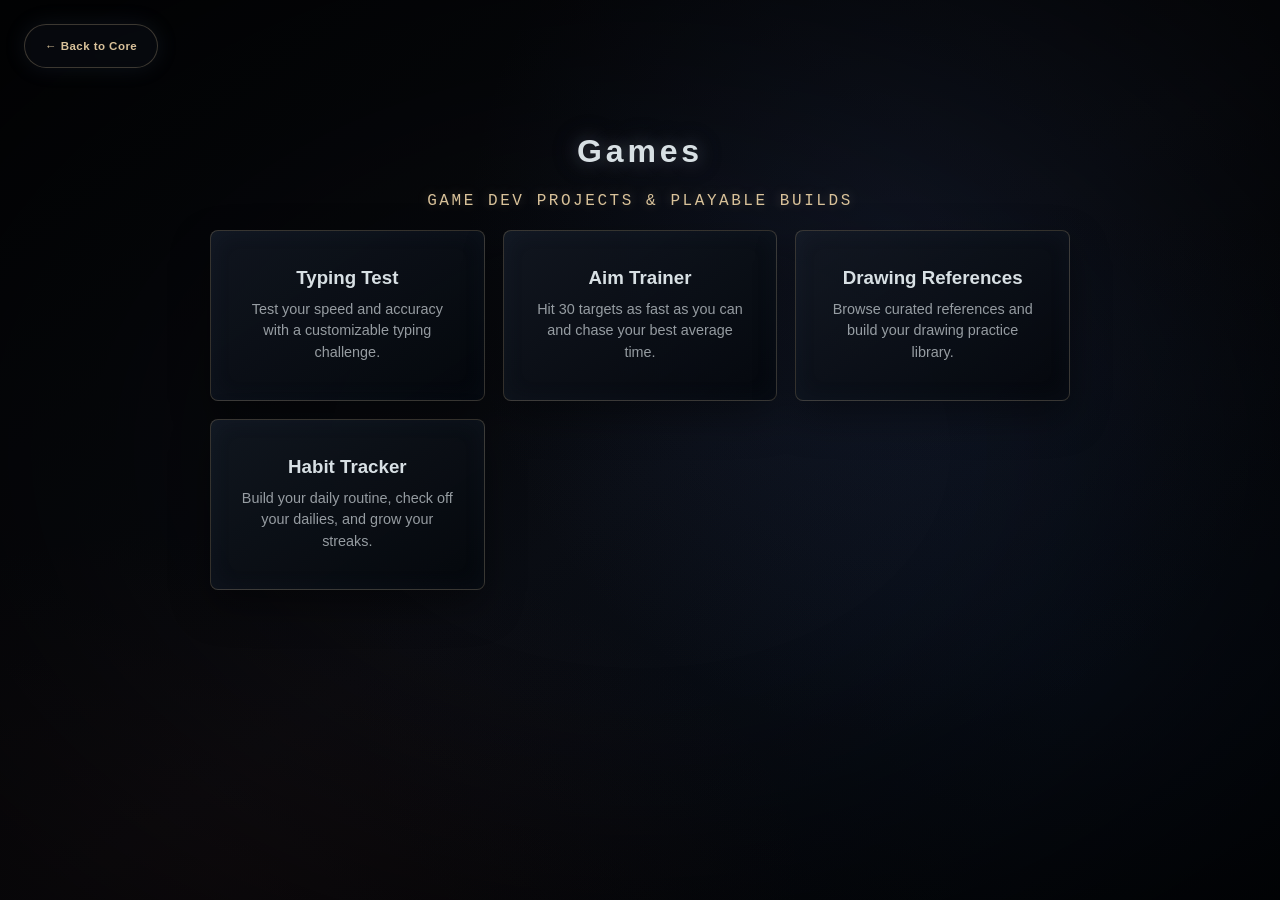
<file: pages/games.html>
<!DOCTYPE html>
<html lang="en">
<head>
    <meta charset="UTF-8">
    <meta name="viewport" content="width=device-width, initial-scale=1.0">
    <link rel="icon" type="image/png" href="../WEBSITE LOGO.png">
    <title>GAMES</title>
    <style>
        .games-container { width: 100%; text-align: center; }
        .game-grid { display: grid; grid-template-columns: repeat(auto-fit, minmax(min(250px, 100%), 1fr)); gap: 22px; margin: 20px auto 0; max-width: 860px; }
        a.game-card { display: block; min-width: 0; padding: 36px 28px; color: inherit; text-decoration: none; transition: transform 0.25s ease, border-color 0.25s ease; }
        body.subpage .game-card.course-card { border-radius: 8px; backdrop-filter: blur(6px); }
        a.game-card:hover { transform: translateY(-4px); border-color: rgba(217, 194, 154, 0.7); }
        a.game-card:focus-visible { outline: 2px solid var(--page-gold); outline-offset: 4px; }
        .game-card h3 { margin: 0 0 10px; font-family: 'Trebuchet MS', 'Segoe UI', sans-serif; font-weight: 600; letter-spacing: 0; }
        .game-card p { margin: 0; color: rgba(216, 224, 228, 0.68); font-size: 0.9rem; line-height: 1.5; }
    </style>
    <link rel="stylesheet" href="page-theme.css">
</head>
<body class="subpage">
    <div class="back-btn"><a href="../index.html">&larr; Back to Core</a></div>
    <main class="games-container school-container">
        <h1 class="header-title">Games</h1>
        <p class="header-subtitle">GAME DEV PROJECTS &amp; PLAYABLE BUILDS</p>
        <section id="game-selection" aria-label="Select a game">
            <div class="game-grid course-grid">
                <a class="game-card course-card" href="typing-test.html">
                    <h3 class="course-name">Typing Test</h3>
                    <p>Test your speed and accuracy with a customizable typing challenge.</p>
                </a>
                <a class="game-card course-card" href="aim-trainer.html">
                    <h3 class="course-name">Aim Trainer</h3>
                    <p>Hit 30 targets as fast as you can and chase your best average time.</p>
                </a>
                <a class="game-card course-card" href="drawing-references.html">
                    <h3 class="course-name">Drawing References</h3>
                    <p>Browse curated references and build your drawing practice library.</p>
                </a>
                <a class="game-card course-card" href="habit-tracker.html">
                    <h3 class="course-name">Habit Tracker</h3>
                    <p>Build your daily routine, check off your dailies, and grow your streaks.</p>
                </a>
            </div>
        </section>
    </main>
    <script src="page-motion.js"></script>
</body>
</html>
</file>
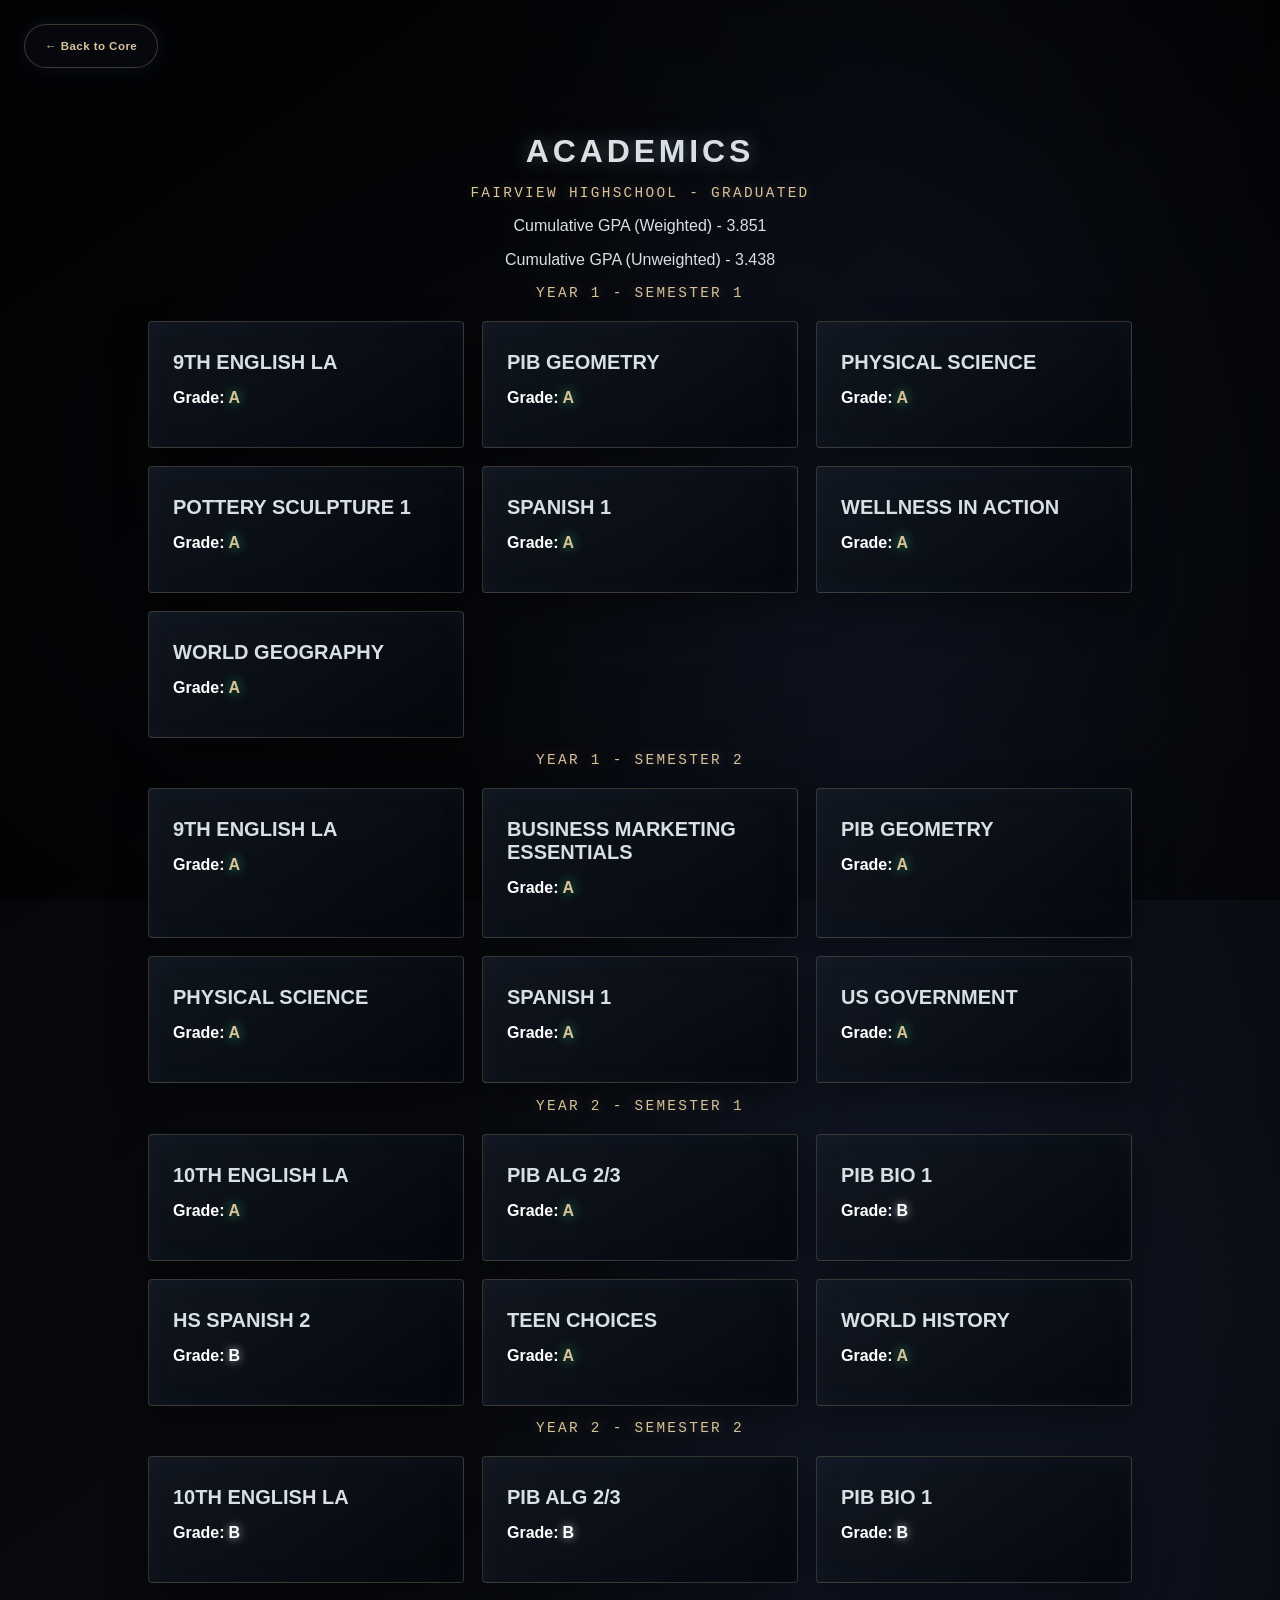
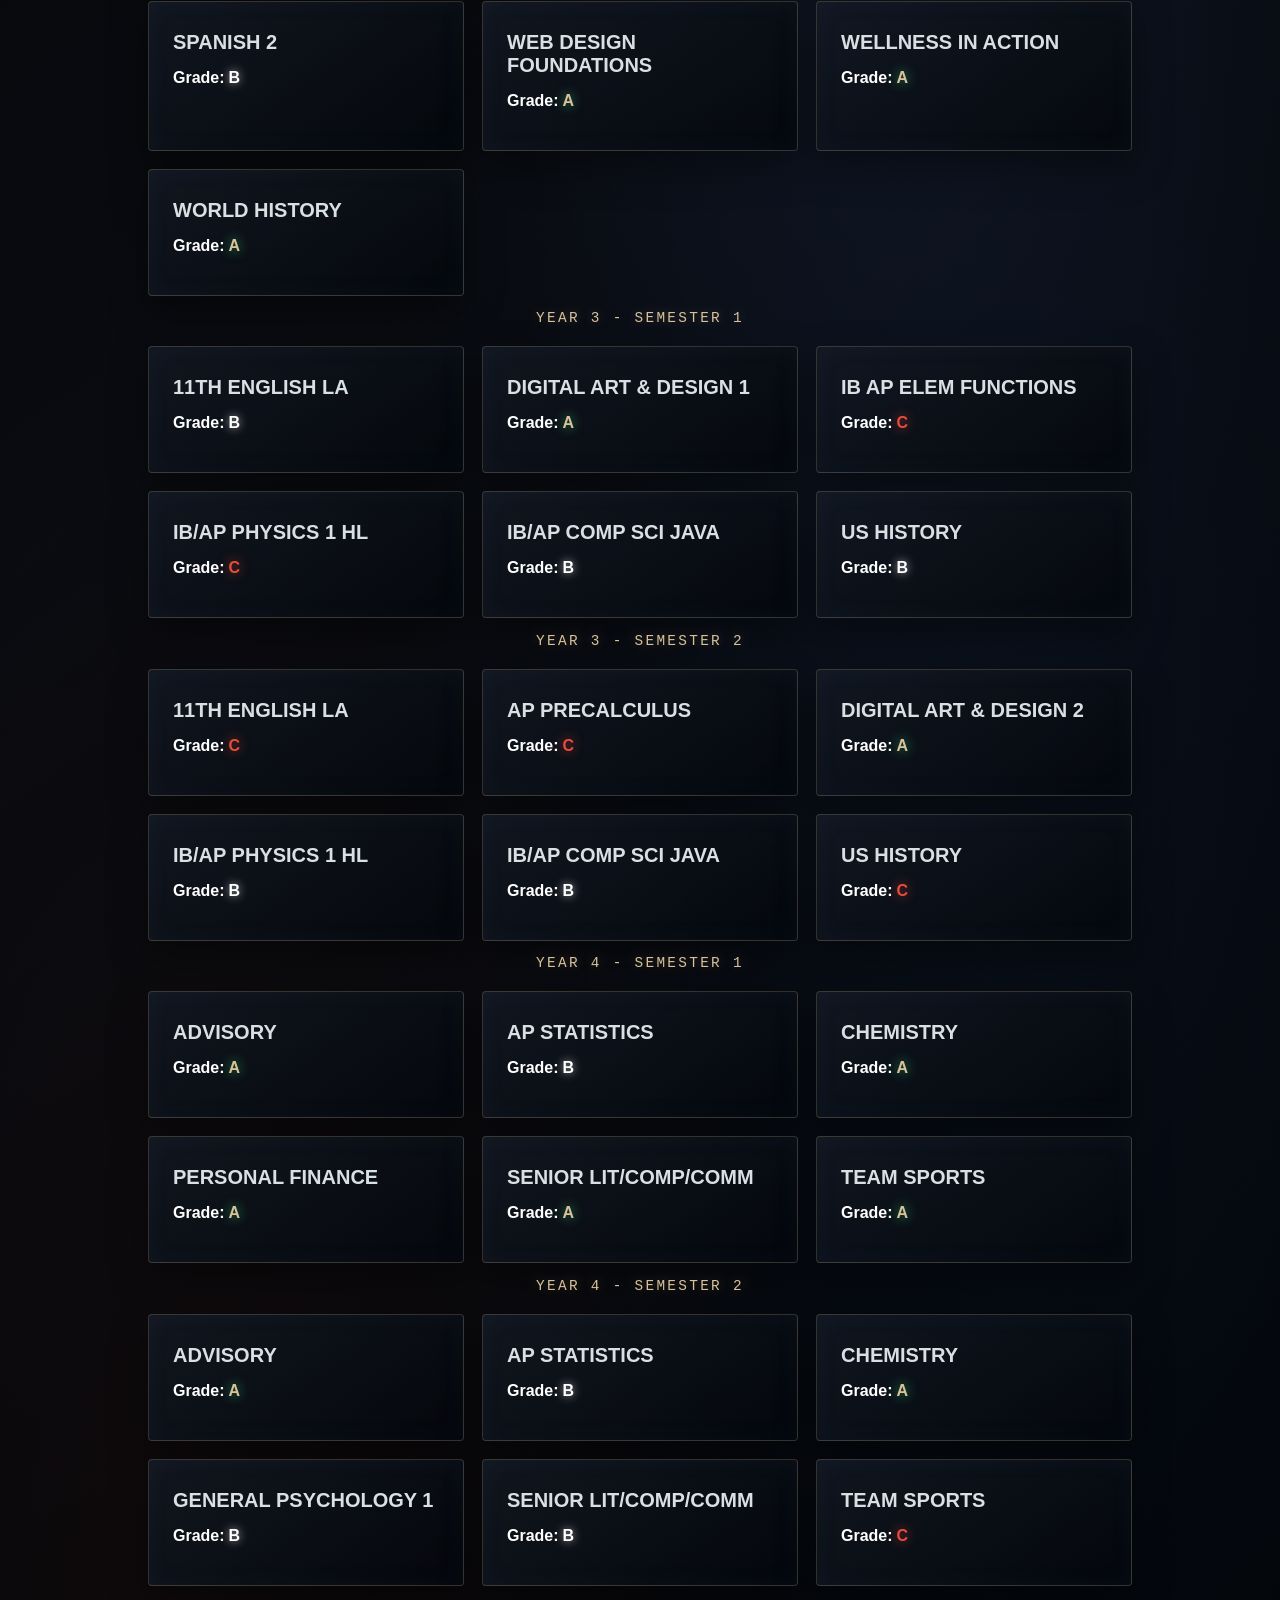
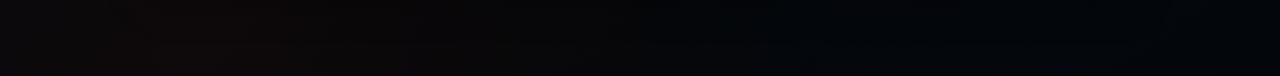
<file: pages/school.html>
<!DOCTYPE html>
<html lang="en">
<head>
    <meta charset="UTF-8">
    <meta name="viewport" content="width=device-width, initial-scale=1.0">
    <link rel="icon" type="image/png" href="../WEBSITE LOGO.png">
    <title>SCHOOL</title>
    <style>
        /* Base Theme Settings */
        body {
            background-color: #000000;
            color: #ffffff;
            font-family: -apple-system, BlinkMacSystemFont, "Segoe UI", Roboto, sans-serif;
            margin: 0;
            padding: 40px 20px;
            display: flex;
            flex-direction: column;
            align-items: center;
        }

        /* Back Navigation Button */
        .back-btn {
            align-self: flex-start;
            max-width: 1200px;
            margin: 0 auto 40px auto;
            width: 100%;
        }

        .back-btn a {
            color: #d9c29a;
            text-decoration: none;
            font-family: 'Trebuchet MS', 'Segoe UI', sans-serif;
            font-size: 0.72rem;
            font-weight: 600;
            letter-spacing: 0.04em;
            background: rgba(10, 14, 20, 0.6);
            border: 1px solid rgba(217, 194, 154, 0.26);
            padding: 10px 20px;
            border-radius: 999px;
            backdrop-filter: blur(8px);
            transition: all 0.3s ease;
        }

        .back-btn a:hover {
            background: rgba(217, 194, 154, 0.1);
            border-color: rgba(217, 194, 154, 0.72);
            box-shadow: 0 0 24px rgba(217, 194, 154, 0.2);
            transform: translateY(-2px);
        }

        /* Main Container */
        .school-container {
            width: 100%;
            max-width: 800px;
            text-align: center;
        }

        .header-title {
            font-size: 2rem;
            letter-spacing: 2px;
            margin-bottom: 10px;
            text-transform: uppercase;
        }

        .header-subtitle {
            color: #00bfff;
            font-size: 0.9rem;
            letter-spacing: 1px;
        }

        /* Grid Layout for Courses/Modules */
        .course-grid {
            display: grid;
            grid-template-columns: repeat(auto-fit, minmax(250px, 1fr));
            gap: 20px;
            margin-top: 20px;
        }

        /* Individual Course Card */
        .course-card {
            background: #111111;
            border-radius: 12px;
            padding: 24px;
            text-align: left;
            box-shadow: 0 4px 20px rgba(0, 0, 0, 0.5);
            border: 1px solid #222222;
            transition: transform 0.2s ease, border-color 0.2s ease;
        }

        .course-card:hover {
            transform: translateY(-4px);
            border-color: #00bfff;
        }

        .course-code {
            color: #888888;
            font-size: 0.8rem;
            font-weight: bold;
            letter-spacing: 0.5px;
            margin-0: 0;
        }

        .course-name {
            font-size: 1.25rem;
            margin: 5px 0 15px 0;
            color: #ffffff;
        }

        /* Status Badges */
        .status-badge {
            display: inline-block;
            padding: 4px 8px;
            border-radius: 4px;
            font-size: 0.75rem;
            font-weight: bold;
            text-transform: uppercase;
        }

        .status-active {
            background: rgba(0, 191, 255, 0.15);
            color: #00bfff;
        }

        .status-completed {
            display: none;
            background: rgba(46, 204, 113, 0.15);
            color: #2ecc71;
        }

        .grade {
            font-size: 1rem;
            margin-top: 12px;
            color: #ffffff;
        }

        .grade-letter {
            font-weight: bold;
            display: inline-block;
            margin-left: 0.25rem;
            text-shadow: 0 0 10px rgba(255, 255, 255, 0.25);
        }

        .grade-letter.grade-a {
            color: #2ecc71;
            text-shadow: 0 0 12px rgba(46, 204, 113, 0.8);
        }

        .grade-letter.grade-b {
            color: #ffffff;
            text-shadow: 0 0 10px rgba(255, 255, 255, 0.7);
        }

        .grade-letter.grade-c {
            color: #e74c3c;
            text-shadow: 0 0 12px rgba(231, 76, 60, 0.8);
        }

        /* Quick Links Inside Card */
        .course-links {
            margin-top: 20px;
            display: flex;
            gap: 15px;
        }

        .course-links a {
            color: #ffffff;
            font-size: 0.85rem;
            text-decoration: underline;
            text-underline-offset: 4px;
        }

        .course-links a:hover {
            color: #00bfff;
        }
    </style>
    <link rel="stylesheet" href="page-theme.css">
</head>
<body class="subpage">

    <!-- Navigation Back -->
    <div class="back-btn">
        <a href="../index.html">← Back to Core</a>
    </div>

    <!-- Main Content -->
    <div class="school-container">
        <h1 class="header-title">Academics</h1>
        <p class="header-subtitle">FAIRVIEW HIGHSCHOOL - GRADUATED</p>
        <p class="more-info">Cumulative GPA (Weighted) - 3.851</p>
        <p class="more-info">Cumulative GPA (Unweighted) - 3.438</p>
        <p class="header-subtitle">YEAR 1 - SEMESTER 1</p>

        <div class="course-grid">
            
            <!-- Course 1 -->
            <div class="course-card">
                <h3 class="course-name">9TH ENGLISH LA</h3>
                <span class="status-badge status-completed">Completed</span>
                <h3 class="grade">Grade: A</h3>
            </div>

            <!-- Course 2 -->
            <div class="course-card">
                <h3 class="course-name">PIB GEOMETRY</h3>
                <span class="status-badge status-completed">Completed</span>
                <h3 class="grade">Grade: A</h3>
            </div>

            <!-- Course 3 -->
            <div class="course-card">
                <h3 class="course-name">PHYSICAL SCIENCE</h3>
                <span class="status-badge status-completed">Completed</span>
                <h3 class="grade">Grade: A</h3>
            </div>

            <!-- Course 4 -->
            <div class="course-card">
                <h3 class="course-name">POTTERY SCULPTURE 1</h3>
                <span class="status-badge status-completed">Completed</span>
                <h3 class="grade">Grade: A</h3>
            </div>

            <!-- Course 5 -->
            <div class="course-card">
                <h3 class="course-name">SPANISH 1</h3>
                <span class="status-badge status-completed">Completed</span>
                <h3 class="grade">Grade: A</h3>
            </div>

            <!-- Course 6 -->
            <div class="course-card">
                <h3 class="course-name">WELLNESS IN ACTION</h3>
                <span class="status-badge status-completed">Completed</span>
                <h3 class="grade">Grade: A</h3>
            </div>

            <!-- Course 7 -->
            <div class="course-card">
                <h3 class="course-name">WORLD GEOGRAPHY</h3>
                <span class="status-badge status-completed">Completed</span>
                <h3 class="grade">Grade: A</h3>
            </div>

        </div>

        <p class="header-subtitle">YEAR 1 - SEMESTER 2</p>

        <div class="course-grid">
            
            <!-- Course 1 -->
            <div class="course-card">
                <h3 class="course-name">9TH ENGLISH LA</h3>
                <span class="status-badge status-completed">Completed</span>
                <h3 class="grade">Grade: A</h3>
            </div>

            <!-- Course 2 -->
            <div class="course-card">
                <h3 class="course-name">BUSINESS MARKETING ESSENTIALS</h3>
                <span class="status-badge status-completed">Completed</span>
                <h3 class="grade">Grade: A</h3>
            </div>

            <!-- Course 3 -->
            <div class="course-card">
                <h3 class="course-name">PIB GEOMETRY</h3>
                <span class="status-badge status-completed">Completed</span>
                <h3 class="grade">Grade: A</h3>
            </div>

            <!-- Course 4 -->
            <div class="course-card">
                <h3 class="course-name">PHYSICAL SCIENCE</h3>
                <span class="status-badge status-completed">Completed</span>
                <h3 class="grade">Grade: A</h3>
            </div>

            <!-- Course 5 -->
            <div class="course-card">
                <h3 class="course-name">SPANISH 1</h3>
                <span class="status-badge status-completed">Completed</span>
                <h3 class="grade">Grade: A</h3>
            </div>

            <!-- Course 6 -->
            <div class="course-card">
                <h3 class="course-name">US GOVERNMENT</h3>
                <span class="status-badge status-completed">Completed</span>
                <h3 class="grade">Grade: A</h3>
            </div>

        </div>

        <p class="header-subtitle">YEAR 2 - SEMESTER 1</p>

        <div class="course-grid">
            
            <!-- Course 1 -->
            <div class="course-card">
                <h3 class="course-name">10TH ENGLISH LA</h3>
                <span class="status-badge status-completed">Completed</span>
                <h3 class="grade">Grade: A</h3>
            </div>

            <!-- Course 2 -->
            <div class="course-card">
                <h3 class="course-name">PIB ALG 2/3</h3>
                <span class="status-badge status-completed">Completed</span>
                <h3 class="grade">Grade: A</h3>
            </div>

            <!-- Course 3 -->
            <div class="course-card">
                <h3 class="course-name">PIB BIO 1</h3>
                <span class="status-badge status-completed">Completed</span>
                <h3 class="grade">Grade: B</h3>
            </div>

            <!-- Course 4 -->
            <div class="course-card">
                <h3 class="course-name">HS SPANISH 2</h3>
                <span class="status-badge status-completed">Completed</span>
                <h3 class="grade">Grade: B</h3>
            </div>

            <!-- Course 5 -->
            <div class="course-card">
                <h3 class="course-name">TEEN CHOICES</h3>
                <span class="status-badge status-completed">Completed</span>
                <h3 class="grade">Grade: A</h3>
            </div>

            <!-- Course 6 -->
            <div class="course-card">
                <h3 class="course-name">WORLD HISTORY</h3>
                <span class="status-badge status-completed">Completed</span>
                <h3 class="grade">Grade: A</h3>
            </div>

        </div>

        <p class="header-subtitle">YEAR 2 - SEMESTER 2</p>

        <div class="course-grid">
            
            <!-- Course 1 -->
            <div class="course-card">
                <h3 class="course-name">10TH ENGLISH LA</h3>
                <span class="status-badge status-completed">Completed</span>
                <h3 class="grade">Grade: B</h3>
            </div>

            <!-- Course 2 -->
            <div class="course-card">
                <h3 class="course-name">PIB ALG 2/3</h3>
                <span class="status-badge status-completed">Completed</span>
                <h3 class="grade">Grade: B</h3>
            </div>

            <!-- Course 3 -->
            <div class="course-card">
                <h3 class="course-name">PIB BIO 1</h3>
                <span class="status-badge status-completed">Completed</span>
                <h3 class="grade">Grade: B</h3>
            </div>

            <!-- Course 4 -->
            <div class="course-card">
                <h3 class="course-name">SPANISH 2</h3>
                <span class="status-badge status-completed">Completed</span>
                <h3 class="grade">Grade: B</h3>
            </div>

            <!-- Course 5 -->
            <div class="course-card">
                <h3 class="course-name">WEB DESIGN FOUNDATIONS</h3>
                <span class="status-badge status-completed">Completed</span>
                <h3 class="grade">Grade: A</h3>
            </div>

            <!-- Course 6 -->
            <div class="course-card">
                <h3 class="course-name">WELLNESS IN ACTION</h3>
                <span class="status-badge status-completed">Completed</span>
                <h3 class="grade">Grade: A</h3>
            </div>

            
            <!-- Course 7 -->
            <div class="course-card">
                <h3 class="course-name">WORLD HISTORY</h3>
                <span class="status-badge status-completed">Completed</span>
                <h3 class="grade">Grade: A</h3>
            </div>

        </div>

                <p class="header-subtitle">YEAR 3 - SEMESTER 1</p>

        <div class="course-grid">
            
            <!-- Course 1 -->
            <div class="course-card">
                <h3 class="course-name">11TH ENGLISH LA</h3>
                <span class="status-badge status-completed">Completed</span>
                <h3 class="grade">Grade: B</h3>
            </div>

            <!-- Course 2 -->
            <div class="course-card">
                <h3 class="course-name">DIGITAL ART &amp; DESIGN 1</h3>
                <span class="status-badge status-completed">Completed</span>
                <h3 class="grade">Grade: A</h3>
            </div>

            <!-- Course 3 -->
            <div class="course-card">
                <h3 class="course-name">IB AP ELEM FUNCTIONS</h3>
                <span class="status-badge status-completed">Completed</span>
                <h3 class="grade">Grade: C</h3>
            </div>

            <!-- Course 4 -->
            <div class="course-card">
                <h3 class="course-name">IB/AP PHYSICS 1 HL</h3>
                <span class="status-badge status-completed">Completed</span>
                <h3 class="grade">Grade: C</h3>
            </div>

            <!-- Course 5 -->
            <div class="course-card">
                <h3 class="course-name">IB/AP COMP SCI JAVA</h3>
                <span class="status-badge status-completed">Completed</span>
                <h3 class="grade">Grade: B</h3>
            </div>

            <!-- Course 6 -->
            <div class="course-card">
                <h3 class="course-name">US HISTORY</h3>
                <span class="status-badge status-completed">Completed</span>
                <h3 class="grade">Grade: B</h3>
            </div>

        </div>

        <p class="header-subtitle">YEAR 3 - SEMESTER 2</p>

        <div class="course-grid">
            
            <!-- Course 1 -->
            <div class="course-card">
                <h3 class="course-name">11TH ENGLISH LA</h3>
                <span class="status-badge status-completed">Completed</span>
                <h3 class="grade">Grade: C</h3>
            </div>

            <!-- Course 2 -->
            <div class="course-card">
                <h3 class="course-name">AP PRECALCULUS</h3>
                <span class="status-badge status-completed">Completed</span>
                <h3 class="grade">Grade: C</h3>
            </div>

            <!-- Course 3 -->
            <div class="course-card">
                <h3 class="course-name">DIGITAL ART &amp; DESIGN 2</h3>
                <span class="status-badge status-completed">Completed</span>
                <h3 class="grade">Grade: A</h3>
            </div>

            <!-- Course 4 -->
            <div class="course-card">
                <h3 class="course-name">IB/AP PHYSICS 1 HL</h3>
                <span class="status-badge status-completed">Completed</span>
                <h3 class="grade">Grade: B</h3>
            </div>

            <!-- Course 5 -->
            <div class="course-card">
                <h3 class="course-name">IB/AP COMP SCI JAVA</h3>
                <span class="status-badge status-completed">Completed</span>
                <h3 class="grade">Grade: B</h3>
            </div>

            <!-- Course 6 -->
            <div class="course-card">
                <h3 class="course-name">US HISTORY</h3>
                <span class="status-badge status-completed">Completed</span>
                <h3 class="grade">Grade: C</h3>
            </div>

        </div>
        <p class="header-subtitle">YEAR 4 - SEMESTER 1</p>

        <div class="course-grid">
            
            <!-- Course 1 -->
            <div class="course-card">
                <h3 class="course-name">ADVISORY</h3>
                <span class="status-badge status-completed">Completed</span>
                <h3 class="grade">Grade: A</h3>
            </div>

            <!-- Course 2 -->
            <div class="course-card">
                <h3 class="course-name">AP STATISTICS</h3>
                <span class="status-badge status-completed">Completed</span>
                <h3 class="grade">Grade: B</h3>
            </div>

            <!-- Course 3 -->
            <div class="course-card">
                <h3 class="course-name">CHEMISTRY</h3>
                <span class="status-badge status-completed">Completed</span>
                <h3 class="grade">Grade: A</h3>
            </div>

            <!-- Course 4 -->
            <div class="course-card">
                <h3 class="course-name">PERSONAL FINANCE</h3>
                <span class="status-badge status-completed">Completed</span>
                <h3 class="grade">Grade: A</h3>
            </div>

            <!-- Course 5 -->
            <div class="course-card">
                <h3 class="course-name">SENIOR LIT/COMP/COMM</h3>
                <span class="status-badge status-completed">Completed</span>
                <h3 class="grade">Grade: A</h3>
            </div>

            <!-- Course 6 -->
            <div class="course-card">
                <h3 class="course-name">TEAM SPORTS</h3>
                <span class="status-badge status-completed">Completed</span>
                <h3 class="grade">Grade: A</h3>
            </div>

        </div>

        <p class="header-subtitle">YEAR 4 - SEMESTER 2</p>

        <div class="course-grid">
            
            <!-- Course 1 -->
            <div class="course-card">
                <h3 class="course-name">ADVISORY</h3>
                <span class="status-badge status-completed">Completed</span>
                <h3 class="grade">Grade: A</h3>
            </div>

            <!-- Course 2 -->
            <div class="course-card">
                <h3 class="course-name">AP STATISTICS</h3>
                <span class="status-badge status-completed">Completed</span>
                <h3 class="grade">Grade: B</h3>
            </div>

            <!-- Course 3 -->
            <div class="course-card">
                <h3 class="course-name">CHEMISTRY</h3>
                <span class="status-badge status-completed">Completed</span>
                <h3 class="grade">Grade: A</h3>
            </div>

            <!-- Course 4 -->
            <div class="course-card">
                <h3 class="course-name">GENERAL PSYCHOLOGY 1</h3>
                <span class="status-badge status-completed">Completed</span>
                <h3 class="grade">Grade: B</h3>
            </div>

            <!-- Course 5 -->
            <div class="course-card">
                <h3 class="course-name">SENIOR LIT/COMP/COMM</h3>
                <span class="status-badge status-completed">Completed</span>
                <h3 class="grade">Grade: B</h3>
            </div>

            <!-- Course 6 -->
            <div class="course-card">
                <h3 class="course-name">TEAM SPORTS</h3>
                <span class="status-badge status-completed">Completed</span>
                <h3 class="grade">Grade: C</h3>
            </div>

        </div>
    </div>

    <script>
        document.querySelectorAll('.grade').forEach(el => {
            const content = el.textContent.trim();
            const match = content.match(/Grade:\s*([ABC])/i);
            if (match) {
                const letter = match[1].toUpperCase();
                el.innerHTML = `Grade:<span class="grade-letter grade-${letter.toLowerCase()}">${letter}</span>`;
            }
        });
    </script>
    <script src="page-motion.js"></script>

</body>
</html>
</file>
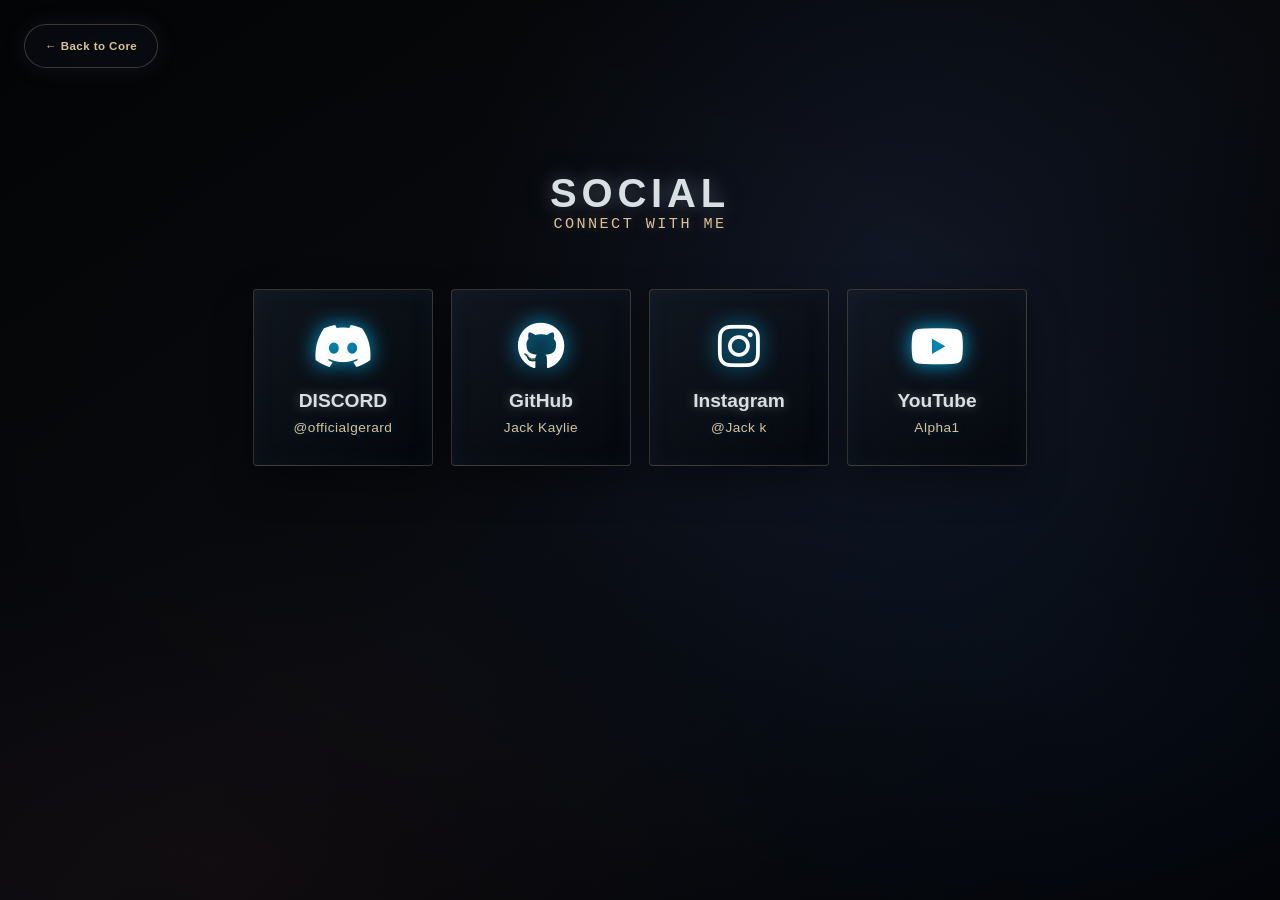
<file: pages/socials.html>
<!DOCTYPE html>
<html lang="en">
<head>
    <meta charset="UTF-8">
    <meta name="viewport" content="width=device-width, initial-scale=1.0">
    <title>SOCIAL</title>
    <link rel="icon" type="image/png" href="../WEBSITE LOGO.png">
    <link rel="stylesheet" href="../style.css">
    <link rel="stylesheet" href="https://cdnjs.cloudflare.com/ajax/libs/font-awesome/6.5.1/css/all.min.css">
    <style>
        html,
        body {
            margin: 0;
            min-height: 100%;
            background: radial-gradient(circle at top, rgba(0, 191, 255, 0.12), transparent 18%),
                        radial-gradient(circle at 80% 20%, rgba(255, 255, 255, 0.08), transparent 14%),
                        #000000;
            color: #ffffff;
            font-family: -apple-system, BlinkMacSystemFont, "Segoe UI", Roboto, sans-serif;
            overflow-x: hidden;
        }

        body {
            padding: 0;
        }

        header {
            padding: 20px;
            display: flex;
            justify-content: flex-start;
        }

        .socials-container {
            width: 100%;
            max-width: 900px;
            text-align: center;
            margin: 0 auto;
            padding: 0 20px 40px;
        }

        .header-title {
            font-size: 2.5rem;
            letter-spacing: 2px;
            margin-bottom: 10px;
            text-transform: uppercase;
            text-shadow: 0 0 18px rgba(0, 191, 255, 0.7);
        }

        .header-subtitle {
            color: #00bfff;
            font-size: 0.95rem;
            letter-spacing: 1px;
            margin-bottom: 40px;
            text-shadow: 0 0 14px rgba(0, 191, 255, 0.6);
        }

        .socials-grid {
            display: flex;
            flex-wrap: wrap;
            justify-content: center;
            gap: 24px;
            margin-top: 30px;
        }

        .social-card {
            width: 180px;
            min-width: 160px;
            background: rgba(10, 10, 10, 0.92);
            border-radius: 18px;
            padding: 30px;
            text-align: center;
            box-shadow: 0 0 30px rgba(0, 191, 255, 0.12), inset 0 0 0 1px rgba(255, 255, 255, 0.04);
            border: 1px solid rgba(0, 191, 255, 0.2);
            transition: transform 0.3s ease, box-shadow 0.3s ease, border-color 0.3s ease;
            text-decoration: none;
        }

        .social-card:hover {
            transform: translateY(-6px);
            border-color: rgba(0, 191, 255, 0.7);
            box-shadow: 0 0 40px rgba(0, 191, 255, 0.35), inset 0 0 0 1px rgba(0, 191, 255, 0.4);
        }

        .social-icon {
            font-size: 3rem;
            margin-bottom: 15px;
            color: #ffffff;
            transition: color 0.3s ease, text-shadow 0.3s ease;
            text-shadow: 0 0 20px rgba(0, 191, 255, 0.85);
        }

        .social-card:hover .social-icon {
            color: #ffffff;
            text-shadow: 0 0 24px rgba(255, 255, 255, 0.9);
        }

        .social-name {
            font-size: 1.2rem;
            font-weight: bold;
            color: #ffffff;
            margin-bottom: 8px;
            text-shadow: 0 0 12px rgba(255, 255, 255, 0.3);
        }

        .social-handle {
            color: #88c7ff;
            font-size: 0.85rem;
            letter-spacing: 0.5px;
            text-shadow: 0 0 8px rgba(0, 191, 255, 0.25);
        }
    </style>
    <link rel="stylesheet" href="page-theme.css">
</head>
<body class="subpage">

    <div class="back-btn">
        <a href="../index.html" class="back-home-btn">← Back to Core</a>
    </div>

    <main class="content-sections">
        <div class="socials-container">
            <h1 class="header-title">Social</h1>
            <p class="header-subtitle">CONNECT WITH ME</p>

            <div class="socials-grid">
                <!-- Twitter / X -->
                <a href="https://discord.com" class="social-card" target="_blank" rel="noopener noreferrer">
                    <div class="social-icon"><i class="fab fa-discord"></i></div>
                    <div class="social-name">DISCORD</div>
                    <div class="social-handle">@officialgerard</div>
                </a>

                <!-- GitHub -->
                <a href="https://github.com" class="social-card" target="_blank" rel="noopener noreferrer">
                    <div class="social-icon"><i class="fab fa-github"></i></div>
                    <div class="social-name">GitHub</div>
                    <div class="social-handle">Jack Kaylie</div>
                </a>

                <!-- Instagram -->
                <a href="https://instagram.com" class="social-card" target="_blank" rel="noopener noreferrer">
                    <div class="social-icon"><i class="fab fa-instagram"></i></div>
                    <div class="social-name">Instagram</div>
                    <div class="social-handle">@Jack k</div>
                </a>

                <!-- YouTube -->
                <a href="https://www.youtube.com/@Alpha_1_Edits" class="social-card" target="_blank" rel="noopener noreferrer">
                    <div class="social-icon"><i class="fab fa-youtube"></i></div>
                    <div class="social-name">YouTube</div>
                    <div class="social-handle">Alpha1</div>
                </a>
            </div>
        </div>
    </main>

    <footer>
        <p></p>
    </footer>
    <script src="page-motion.js"></script>

</body>
</html>
</file>
<file: pages/page-theme.css>
:root {
    --page-bg: #030406;
    --page-panel: rgba(8, 12, 19, 0.78);
    --page-line: rgba(217, 194, 154, 0.28);
    --page-gold: #d9c29a;
    --page-ice: #d8e0e4;
    --page-blue: #7897bd;
}

body.subpage,
body.subpage *,
body.subpage *::before,
body.subpage *::after {
    box-sizing: border-box;
}

.custom-cursor {
    --cursor-x: -100px;
    --cursor-y: -100px;
    position: fixed !important;
    top: var(--cursor-y);
    left: var(--cursor-x);
    width: 34px;
    height: 34px;
    z-index: 20;
    pointer-events: none;
    opacity: 0;
    transform: translate(-50%, -50%) rotate(45deg);
    transition: opacity 0.2s ease, transform 0.2s ease;
}

.custom-cursor.is-visible {
    opacity: 1;
}

.cursor-aura,
.cursor-core {
    position: absolute;
    inset: 0;
    display: block;
    border: 1px solid rgba(217, 194, 154, 0.7);
    box-shadow: 0 0 8px rgba(217, 194, 154, 0.6), inset 0 0 8px rgba(104, 144, 190, 0.25);
}

.cursor-aura {
    border-radius: 50%;
    opacity: 0.5;
    transform: scale(1.45);
}

.cursor-core {
    width: 10px;
    height: 10px;
    inset: 12px;
    border-radius: 50%;
    background: #f5e3b4;
    box-shadow: 0 0 6px rgba(255, 244, 198, 1), 0 0 14px rgba(217, 194, 154, 0.9);
}

.custom-cursor.is-clicking {
    transform: translate(-50%, -50%) rotate(45deg) scale(1.3);
}

.custom-cursor.is-clicking .cursor-aura {
    opacity: 0.9;
}

@media (pointer: fine) {
    html,
    html * {
        cursor: none !important;
    }
}

html,
body {
    min-height: 100%;
}

body.subpage {
    background:
        radial-gradient(ellipse at 50% 20%, rgba(51, 72, 126, 0.18), transparent 34%),
        radial-gradient(ellipse at 12% 72%, rgba(117, 49, 42, 0.09), transparent 28%),
        radial-gradient(ellipse at 88% 82%, rgba(22, 48, 91, 0.18), transparent 32%),
        linear-gradient(145deg, #030406 0%, #090b10 52%, #010203 100%);
    background-size: 140% 140%, 135% 135%, 140% 140%, 100% 100%;
    background-position: 0% 0%, 0% 0%, 100% 100%, center;
    color: var(--page-ice);
    display: block;
    font-family: 'Trebuchet MS', sans-serif;
    height: auto;
    min-height: 100vh;
    overflow-x: hidden;
    overflow-y: auto;
    overscroll-behavior-y: auto;
    margin: 0;
    padding: calc(80px + env(safe-area-inset-top, 0px)) 0 0;
    position: relative;
    touch-action: auto;
    animation: subpageAtmosphere 32s ease-in-out infinite alternate;
}

body.subpage::before,
body.subpage::after {
    content: "";
    position: fixed;
    inset: 0;
    pointer-events: none;
    z-index: 0;
}

body.subpage::before {
    background:
        linear-gradient(rgba(255, 255, 255, 0.018) 1px, transparent 1px),
        linear-gradient(90deg, rgba(255, 255, 255, 0.012) 1px, transparent 1px);
    background-size: 72px 72px;
    opacity: 0.42;
    mix-blend-mode: soft-light;
}

body.subpage::after {
    background: radial-gradient(ellipse at center, transparent 34%, rgba(0, 0, 0, 0.5) 100%);
}

@keyframes subpageAtmosphere {
    0% { background-position: 0% 0%, 0% 0%, 100% 100%, center; }
    100% { background-position: 18% 12%, 26% 20%, 82% 72%, center; }
}

body.subpage > *:not(.custom-cursor) {
    position: relative;
    z-index: 1;
}

body.subpage.page-entering > *:not(.custom-cursor):not(.back-btn) {
    animation: pageContentIn 0.8s cubic-bezier(0.16, 1, 0.3, 1) both;
}

body.subpage.page-leaving > *:not(.custom-cursor):not(.back-btn) {
    animation: pageContentOut 0.32s ease-in both;
    pointer-events: none;
}

@keyframes pageContentIn {
    from { opacity: 0; transform: translateY(18px) scale(0.985); filter: blur(5px); }
    to { opacity: 1; transform: translateY(0) scale(1); filter: blur(0); }
}

@keyframes pageContentOut {
    from { opacity: 1; transform: translateY(0) scale(1); filter: blur(0); }
    to { opacity: 0; transform: translateY(-10px) scale(1.01); filter: blur(4px); }
}

body.subpage header {
    padding: 28px 28px 0;
}

body.subpage .back-home-btn,
body.subpage .back-btn a {
    position: static;
    background: rgba(10, 14, 20, 0.6);
    border: 1px solid rgba(217, 194, 154, 0.26);
    border-radius: 999px;
    box-shadow: 0 0 22px rgba(91, 125, 167, 0.13);
    backdrop-filter: blur(8px);
    color: var(--page-gold);
    display: inline-flex;
    align-items: center;
    min-height: 44px;
    font-family: 'Trebuchet MS', 'Segoe UI', sans-serif;
    font-size: 0.72rem;
    font-weight: 600;
    letter-spacing: 0.04em;
    padding: 10px 20px;
    text-decoration: none;
    text-transform: none;
    transition: background 0.25s ease, border-color 0.25s ease, box-shadow 0.25s ease, transform 0.25s ease;
}

body.subpage .back-home-btn:hover,
body.subpage .back-btn a:hover {
    background: rgba(217, 194, 154, 0.1);
    border-color: rgba(217, 194, 154, 0.72);
    box-shadow: 0 0 24px rgba(217, 194, 154, 0.2);
    transform: none;
}

body.subpage .back-btn {
    --back-inset: 24px;
    position: fixed;
    top: calc(var(--back-inset) + env(safe-area-inset-top, 0px));
    left: calc(var(--back-inset) + env(safe-area-inset-left, 0px));
    z-index: 30;
    margin: 0;
    max-width: none;
    padding: 0;
    width: auto;
}

@media (max-width: 600px) {
    body.subpage .back-btn {
        --back-inset: 16px;
    }
}

body.subpage .content-sections,
body.subpage .school-container,
body.subpage .socials-container,
body.subpage .portfolio-section {
    max-width: 1040px;
    margin: 0 auto;
    padding: 32px 28px 90px;
}

body.subpage .header-title,
body.subpage .section-header h2 {
    color: var(--page-ice);
    font-family: 'Orbitron', 'Trebuchet MS', sans-serif;
    letter-spacing: 0.12em;
    text-shadow: 0 0 18px rgba(216, 224, 228, 0.28), 0 0 34px rgba(91, 125, 167, 0.22);
}

body.subpage .header-subtitle,
body.subpage .track-genre {
    color: var(--page-gold);
    font-family: 'Courier New', monospace;
    letter-spacing: 0.16em;
    text-shadow: 0 0 12px rgba(217, 194, 154, 0.3);
}

body.subpage .course-grid,
body.subpage .socials-grid {
    gap: 18px;
}

body.subpage .course-card,
body.subpage .social-card,
body.subpage .track-container {
    background: linear-gradient(145deg, rgba(19, 25, 35, 0.84), rgba(4, 7, 12, 0.9));
    border: 1px solid rgba(217, 194, 154, 0.22);
    border-radius: 4px;
    box-shadow: 0 16px 38px rgba(0, 0, 0, 0.38), inset 0 0 24px rgba(91, 125, 167, 0.06);
}

body.subpage .course-card:hover,
body.subpage .social-card:hover,
body.subpage .track-container:hover {
    border-color: rgba(217, 194, 154, 0.7);
    box-shadow: 0 18px 42px rgba(0, 0, 0, 0.46), 0 0 24px rgba(217, 194, 154, 0.14);
}

body.subpage .course-name,
body.subpage .track-title,
body.subpage .social-name {
    color: var(--page-ice);
}

body.subpage .grade-letter.grade-a,
body.subpage .status-active,
body.subpage .social-handle {
    color: var(--page-gold);
}

body.subpage .neon-line {
    background: linear-gradient(90deg, transparent, var(--page-gold), transparent);
    box-shadow: 0 0 12px rgba(217, 194, 154, 0.48);
    height: 1px;
}

body.subpage footer {
    color: rgba(217, 194, 154, 0.68);
    font-family: 'Courier New', monospace;
    letter-spacing: 0.16em;
    text-align: center;
}

@media (prefers-reduced-motion: reduce) {
    body.subpage {
        animation: none;
    }

    body.subpage.page-entering > *,
    body.subpage.page-leaving > * {
        animation: none;
    }

    .custom-cursor {
        transition: none;
    }
}
</file>
<file: style.css>
body {
    background:
        radial-gradient(ellipse at 50% 42%, rgba(34, 46, 82, 0.045), transparent 35%),
        radial-gradient(ellipse at 12% 12%, rgba(72, 29, 27, 0.025), transparent 25%),
        radial-gradient(ellipse at 88% 88%, rgba(12, 26, 51, 0.05), transparent 30%),
        linear-gradient(145deg, #000001 0%, #020306 48%, #000000 100%);
    background-size: 140% 140%, 135% 135%, 140% 140%, 100% 100%;
    background-position: 0% 0%, 0% 0%, 100% 100%, center;
    color: #e8e8e4;
    font-family: 'Trebuchet MS', sans-serif;
    margin: 0;
    display: flex;
    flex-direction: column;
    align-items: center;
    justify-content: center;
    min-height: 100vh;
    height: 100vh;
    overflow: hidden;
    overscroll-behavior: none;
    touch-action: none;
    position: relative;
    --parallax-x: 0px;
    --parallax-y: 0px;
    --parallax-tilt-x: 0deg;
    --parallax-tilt-y: 0deg;
    --champagne: #d9c29a;
    --ice: #d8e0e4;
    animation: atmosphereDrift 32s ease-in-out infinite alternate;
}

@keyframes atmosphereDrift {
    0% { background-position: 0% 0%, 0% 0%, 100% 100%, center; }
    100% { background-position: 18% 12%, 26% 20%, 82% 72%, center; }
}

body::after {
    inset: 0;
    width: auto;
    height: auto;
    z-index: 3;
    background:
        linear-gradient(rgba(255, 255, 255, 0.018) 1px, transparent 1px),
        linear-gradient(90deg, rgba(255, 255, 255, 0.012) 1px, transparent 1px),
        radial-gradient(ellipse at center, transparent 34%, rgba(0, 0, 0, 0.42) 100%);
    background-size: 72px 72px, 72px 72px, 100% 100%;
    opacity: 0.24;
    mix-blend-mode: soft-light;
}

#background-grid {
    position: fixed;
    inset: 0;
    z-index: 0;
    width: 100%;
    height: 100%;
    pointer-events: none;
    opacity: 0.2;
    mix-blend-mode: screen;
    will-change: contents;
}

.film-grain {
    position: fixed;
    inset: -120px;
    z-index: 15;
    pointer-events: none;
    opacity: 0.06;
    background-image: url("data:image/svg+xml,%3Csvg xmlns='http://www.w3.org/2000/svg' width='180' height='180'%3E%3Cfilter id='n'%3E%3CfeTurbulence type='fractalNoise' baseFrequency='0.9' numOctaves='2' stitchTiles='stitch'/%3E%3C/filter%3E%3Crect width='100%25' height='100%25' filter='url(%23n)'/%3E%3C/svg%3E");
    background-size: 180px 180px;
    animation: grainShift 0.9s steps(6) infinite;
}

@keyframes grainShift {
    0% { transform: translate(0, 0); }
    16% { transform: translate(-3%, 5%); }
    33% { transform: translate(5%, -6%); }
    50% { transform: translate(-5%, -3%); }
    66% { transform: translate(3%, 6%); }
    83% { transform: translate(-6%, 2%); }
    100% { transform: translate(0, 0); }
}

.custom-cursor {
    --cursor-x: -100px;
    --cursor-y: -100px;
    position: fixed;
    top: var(--cursor-y);
    left: var(--cursor-x);
    width: 34px;
    height: 34px;
    z-index: 20;
    pointer-events: none;
    opacity: 0;
    transform: translate(-50%, -50%) rotate(45deg);
    transition: opacity 0.2s ease, transform 0.2s ease;
}

.custom-cursor.is-visible {
    opacity: 1;
}

.cursor-aura,
.cursor-core {
    position: absolute;
    inset: 0;
    display: block;
    border: 1px solid rgba(217, 194, 154, 0.7);
    box-shadow: 0 0 8px rgba(217, 194, 154, 0.6), inset 0 0 8px rgba(104, 144, 190, 0.25);
}

.cursor-aura {
    border-radius: 50%;
    opacity: 0.5;
    transform: scale(1.45);
}

.cursor-core {
    width: 10px;
    height: 10px;
    inset: 12px;
    border-radius: 50%;
    background: #f5e3b4;
    box-shadow: 0 0 6px rgba(255, 244, 198, 1), 0 0 14px rgba(217, 194, 154, 0.9);
}

.custom-cursor.is-clicking {
    transform: translate(-50%, -50%) rotate(45deg) scale(1.3);
}

.custom-cursor.is-clicking .cursor-aura {
    opacity: 0.9;
}

@media (pointer: fine) {
    html,
    html * {
        cursor: none !important;
    }
}

body.feedback-dialog-open,
body.feedback-dialog-open * {
    cursor: auto !important;
}

body.feedback-dialog-open button,
body.feedback-dialog-open a {
    cursor: pointer !important;
}

body.feedback-dialog-open textarea,
body.feedback-dialog-open input {
    cursor: text !important;
}

body.feedback-dialog-open .custom-cursor {
    opacity: 0 !important;
    visibility: hidden;
}

@media (prefers-reduced-motion: reduce) {
    body {
        animation: none;
    }

    .custom-cursor {
        transition: none;
    }

    .hud-panel {
        animation: none;
    }

    .hud-letter-in {
        animation: none;
    }

    .film-grain {
        animation: none;
    }

    body.is-idle .wheel-rim,
    body.is-idle .core-energy,
    body.is-idle .spec-field {
        animation: none;
    }

    #wheel-rotor.is-turning {
        animation: none;
    }

    #wheel-rotor.is-turning .wheel-flare-ring {
        animation: none;
    }
}


body::after {
    content: "";
    position: fixed;
    z-index: 0;
    pointer-events: none;
}

body::after {
    right: -18px;
}

header,
main,
footer {
    position: relative;
    z-index: 4;
}

header {
    top: 0;
    transform: translate3d(calc(var(--inverse-parallax-x, 0px) * 0.35), calc(var(--inverse-parallax-y, 0px) * 0.35), 0) rotateX(var(--parallax-tilt-x)) rotateY(var(--parallax-tilt-y));
}

main {
    transform: translate3d(calc(var(--inverse-parallax-x, 0px) * 0.18), calc(var(--inverse-parallax-y, 0px) * 0.18), 0) rotateX(var(--parallax-tilt-x)) rotateY(var(--parallax-tilt-y));
}

.hud-panel {
    position: fixed;
    top: clamp(18px, 3vh, 34px);
    left: clamp(18px, 3vw, 44px);
    z-index: 6;
    padding: 14px 20px 16px;
    text-align: left;
    background: linear-gradient(160deg, rgba(12, 16, 24, 0.58), rgba(6, 8, 13, 0.32));
    border: 1px solid rgba(217, 194, 154, 0.28);
    border-radius: 2px;
    backdrop-filter: blur(6px);
    box-shadow: 0 0 1px rgba(217, 194, 154, 0.4), 0 8px 30px rgba(0, 0, 0, 0.4), inset 0 0 18px rgba(104, 144, 190, 0.06);
    pointer-events: none;
    animation: hudPanelPulse 4.5s ease-in-out infinite;
}

.account-panel {
    position: fixed;
    top: clamp(18px, 3vh, 34px);
    right: clamp(18px, 3vw, 44px);
    z-index: 6;
    min-width: 208px;
    padding: 13px 16px 14px;
    text-align: right;
    background: rgba(5, 7, 11, 0.9);
    border: 1px solid rgba(216, 224, 228, 0.16);
    border-radius: 4px;
    backdrop-filter: blur(10px);
    box-shadow: 0 10px 26px rgba(0, 0, 0, 0.42);
}

.account-panel::before,
.account-panel::after {
    display: none;
}

.account-kicker,
.account-status,
.account-link {
    display: block;
    margin: 0;
    font-family: 'Courier New', monospace;
    text-transform: uppercase;
}

.account-kicker {
    color: rgba(217, 194, 154, 0.62);
    font-size: 0.5rem;
    font-weight: 700;
    letter-spacing: 0.36em;
}

.account-status {
    margin-top: 7px;
    color: #f1e7cf;
    font-size: 0.7rem;
    font-weight: 700;
    letter-spacing: 0.16em;
}

.account-email {
    max-width: 240px;
    margin: 6px 0 0;
    overflow: hidden;
    color: rgba(216, 224, 228, 0.72);
    font-family: 'Courier New', monospace;
    font-size: 0.55rem;
    letter-spacing: 0.06em;
    text-overflow: ellipsis;
    white-space: nowrap;
}

.account-link {
    margin-top: 10px;
    color: rgba(216, 224, 228, 0.72);
    font-size: 0.55rem;
    letter-spacing: 0.12em;
    text-decoration: none;
    transition: color 0.2s ease, text-shadow 0.2s ease;
}

.account-panel [hidden] {
    display: none !important;
}

.account-sign-in,
.account-sign-out {
    width: 100%;
    padding: 0;
    border: 0;
    background: transparent;
    cursor: pointer;
    text-align: right;
}

.account-link:hover,
.account-link:focus-visible {
    color: #f5e3b4;
    text-shadow: 0 0 12px rgba(217, 194, 154, 0.75);
}

.hud-panel::before,
.hud-panel::after {
    content: "";
    position: absolute;
    width: 10px;
    height: 10px;
    border-color: rgba(217, 194, 154, 0.75);
    border-style: solid;
}

.hud-panel::before {
    top: -1px;
    right: -1px;
    border-width: 1.5px 1.5px 0 0;
}

.hud-panel::after {
    bottom: -1px;
    left: -1px;
    border-width: 0 0 1.5px 1.5px;
}

.hud-kicker {
    margin: 0 0 6px;
    font-family: 'Courier New', monospace;
    font-size: 0.5rem;
    font-weight: 700;
    letter-spacing: 0.36em;
    color: rgba(217, 194, 154, 0.62);
    text-transform: uppercase;
}

body.is-idle .hud-kicker::after {
    content: " \00B7 STANDBY";
    animation: idleStandbyBlink 1.6s ease-in-out infinite;
}

@keyframes idleStandbyBlink {
    0%, 100% { opacity: 0.4; }
    50% { opacity: 1; }
}

.hud-line {
    margin: 0;
    font-family: 'Orbitron', 'Courier New', monospace;
    font-size: 1.05rem;
    font-weight: 700;
    letter-spacing: 0.14em;
    color: #f1e7cf;
    text-shadow:
        0 0 8px rgba(241, 223, 187, 0.75),
        0 0 18px rgba(217, 194, 154, 0.55),
        0 0 34px rgba(104, 144, 190, 0.4);
    white-space: nowrap;
}

.hud-line-sub {
    margin-top: 3px;
    font-size: 0.68rem;
    letter-spacing: 0.2em;
    color: rgba(216, 224, 228, 0.82);
    text-shadow: 0 0 10px rgba(140, 170, 210, 0.5);
}

.hud-label {
    font-family: 'Courier New', monospace;
    font-size: 0.58rem;
    font-weight: 700;
    letter-spacing: 0.24em;
    color: rgba(217, 194, 154, 0.55);
    text-shadow: none;
}

.hud-value span {
    display: inline-block;
    will-change: transform, opacity, filter;
}

.hud-letter-in {
    animation: hudLetterIn 0.7s cubic-bezier(0.16, 1, 0.3, 1) both;
}

@keyframes hudLetterIn {
    0% {
        opacity: 0;
        filter: blur(8px) brightness(2.2);
        transform: translate3d(var(--letter-x), var(--letter-y), 0) rotate(var(--letter-r)) scale(0.4);
    }
    65% {
        opacity: 1;
        filter: blur(0) brightness(1.5);
        transform: translate3d(0, 0, 0) rotate(0) scale(1.06);
    }
    100% {
        opacity: 1;
        filter: blur(0) brightness(1);
        transform: translate3d(0, 0, 0) rotate(0) scale(1);
    }
}

@keyframes hudPanelPulse {
    0%, 100% { box-shadow: 0 0 1px rgba(217, 194, 154, 0.4), 0 8px 30px rgba(0, 0, 0, 0.4), inset 0 0 18px rgba(104, 144, 190, 0.06); }
    50% { box-shadow: 0 0 4px rgba(217, 194, 154, 0.6), 0 8px 34px rgba(0, 0, 0, 0.44), inset 0 0 24px rgba(104, 144, 190, 0.1); }
}

@media (max-width: 640px) {
    .hud-panel,
    .account-panel {
        display: none;
    }
}

header {
    text-align: center;
}

.experience-kicker,
.system-status {
    color: rgba(215, 194, 154, 0.74);
    font-family: 'Courier New', monospace;
    font-size: 0.58rem;
    font-weight: 700;
    letter-spacing: 0.34em;
    line-height: 1;
    text-transform: uppercase;
}

.experience-kicker {
    align-items: center;
    display: flex;
    gap: 12px;
    justify-content: center;
    margin: 0 0 -1.2rem;
    opacity: 0.8;
}

.experience-kicker span {
    display: block;
    height: 1px;
    width: 34px;
    background: linear-gradient(90deg, transparent, rgba(215, 194, 154, 0.8));
}

.experience-kicker span:last-child {
    background: linear-gradient(90deg, rgba(215, 194, 154, 0.8), transparent);
}

header h1 {
    font-family: 'Orbitron', 'Trebuchet MS', sans-serif;
    font-size: clamp(2.7rem, 6vw, 4.4rem);
    font-weight: 800;
    letter-spacing: 0.16em;
    color: #e8e8e4;
    text-transform: uppercase;
    text-shadow:
        0 0 12px rgba(225, 229, 219, 0.42),
        0 0 28px rgba(112, 144, 182, 0.3),
        0 0 46px rgba(196, 155, 91, 0.16);
    margin: 2rem 0;
    animation: glowPulse 2.5s ease-in-out infinite;
    line-height: 4rem;
    transform-origin: center center;
    will-change: transform, text-shadow;
    display: inline-block;
    vertical-align: middle;
}

.welcome-title span {
    position: relative;
    display: inline-block;
    min-width: 0.68em;
    will-change: transform, opacity, filter;
}

.page-loading .welcome-title span {
    animation: welcomeLetterIn 0.9s cubic-bezier(0.16, 1, 0.3, 1) both;
}

.page-loading .welcome-title span:nth-child(1) { animation-delay: 0.08s; --letter-x: -130px; --letter-y: -74px; --letter-r: -18deg; }
.page-loading .welcome-title span:nth-child(2) { animation-delay: 0.14s; --letter-x: -84px; --letter-y: 92px; --letter-r: 22deg; }
.page-loading .welcome-title span:nth-child(3) { animation-delay: 0.2s; --letter-x: -42px; --letter-y: -110px; --letter-r: -12deg; }
.page-loading .welcome-title span:nth-child(4) { animation-delay: 0.26s; --letter-x: 0; --letter-y: 112px; --letter-r: 16deg; }
.page-loading .welcome-title span:nth-child(5) { animation-delay: 0.32s; --letter-x: 48px; --letter-y: -96px; --letter-r: 14deg; }
.page-loading .welcome-title span:nth-child(6) { animation-delay: 0.38s; --letter-x: 88px; --letter-y: 80px; --letter-r: -20deg; }
.page-loading .welcome-title span:nth-child(7) { animation-delay: 0.44s; --letter-x: 132px; --letter-y: -64px; --letter-r: 18deg; }

@keyframes welcomeLetterIn {
    0% {
        opacity: 0;
        filter: blur(10px) brightness(2.4);
        transform: translate3d(var(--letter-x), var(--letter-y), 0) rotate(var(--letter-r)) scale(0.35);
    }
    62% {
        opacity: 1;
        filter: blur(0) brightness(1.6);
        transform: translate3d(0, 0, 0) rotate(0) scale(1.08);
    }
    100% {
        opacity: 1;
        filter: blur(0) brightness(1);
        transform: translate3d(0, 0, 0) rotate(0) scale(1);
    }
}

main {
    text-align: center;
}

main p {
    position: relative;
    top: -16px;
    font-size: 1.1rem;
    color: rgba(218, 222, 223, 0.76);
    letter-spacing: 0.08em;
    text-shadow:
        0 0 14px rgba(116, 151, 194, 0.28);
    margin-bottom: 1rem;
}

.welcome-subtitle span {
    display: inline-block;
    will-change: transform, opacity, filter;
}

.page-loading .welcome-subtitle span {
    animation: subtitleWordIn 0.72s cubic-bezier(0.16, 1, 0.3, 1) both;
}

.page-loading .welcome-subtitle span:nth-child(1) { animation-delay: 0.56s; --word-x: -70px; --word-y: 24px; --word-r: -8deg; }
.page-loading .welcome-subtitle span:nth-child(2) { animation-delay: 0.62s; --word-x: -46px; --word-y: -28px; --word-r: 5deg; }
.page-loading .welcome-subtitle span:nth-child(3) { animation-delay: 0.68s; --word-x: -24px; --word-y: 32px; --word-r: -4deg; }
.page-loading .welcome-subtitle span:nth-child(4) { animation-delay: 0.74s; --word-x: 0; --word-y: -30px; --word-r: 4deg; }
.page-loading .welcome-subtitle span:nth-child(5) { animation-delay: 0.8s; --word-x: 25px; --word-y: 28px; --word-r: -5deg; }
.page-loading .welcome-subtitle span:nth-child(6) { animation-delay: 0.86s; --word-x: 45px; --word-y: -24px; --word-r: 6deg; }
.page-loading .welcome-subtitle span:nth-child(7) { animation-delay: 0.92s; --word-x: 64px; --word-y: 22px; --word-r: -4deg; }
.page-loading .welcome-subtitle span:nth-child(8) { animation-delay: 0.98s; --word-x: 82px; --word-y: -18px; --word-r: 5deg; }

@keyframes subtitleWordIn {
    0% {
        opacity: 0;
        filter: blur(6px) brightness(1.8);
        transform: translate3d(var(--word-x), var(--word-y), 0) rotate(var(--word-r)) scale(0.82);
    }
    70% {
        opacity: 1;
        filter: blur(0) brightness(1.25);
        transform: translate3d(0, 0, 0) rotate(0) scale(1.03);
    }
    100% {
        opacity: 1;
        filter: blur(0) brightness(1);
        transform: translate3d(0, 0, 0) rotate(0) scale(1);
    }
}

.menu-svg {
    position: absolute;
    inset: 0;
    width: auto;
    height: auto;
    z-index: 2;
    overflow: visible;
}

#wheel-rotor {
    transform-origin: 250px 250px;
    transform-box: view-box;
}

#wheel-rotor.is-turning {
    animation: wheelTurnFlare 3.6s ease-out;
}

@keyframes wheelTurnFlare {
    0% { filter: drop-shadow(0 0 0 rgba(255, 225, 170, 0)); }
    38% { filter: drop-shadow(0 0 34px rgba(255, 225, 170, 0.95)) drop-shadow(0 0 64px rgba(217, 194, 154, 0.75)) drop-shadow(0 0 100px rgba(104, 144, 190, 0.55)); }
    100% { filter: drop-shadow(0 0 0 rgba(255, 225, 170, 0)); }
}

.wheel-flare-ring {
    fill: none;
    stroke: rgba(255, 233, 186, 0.95);
    stroke-width: 3;
    opacity: 0;
    pointer-events: none;
    transform-box: view-box;
    transform-origin: 250px 250px;
}

#wheel-rotor.is-turning .wheel-flare-ring {
    animation: wheelFlareRing 3.6s ease-out;
}

@keyframes wheelFlareRing {
    0% {
        opacity: 0;
        stroke-width: 2;
        transform: scale(0.94);
        filter: drop-shadow(0 0 4px rgba(255, 233, 186, 0.6));
    }
    28% {
        opacity: 1;
        stroke-width: 9;
        transform: scale(1.06);
        filter: drop-shadow(0 0 46px rgba(255, 233, 186, 1)) drop-shadow(0 0 100px rgba(217, 194, 154, 0.85));
    }
    100% {
        opacity: 0;
        stroke-width: 2;
        transform: scale(1.16);
        filter: drop-shadow(0 0 4px rgba(255, 233, 186, 0));
    }
}

.menu-slice {
    fill: url(#metal-slice);
    stroke: rgba(112, 127, 143, 0.24);
    stroke-width: 1.2;
    paint-order: stroke fill;
    cursor: pointer;
    transform-box: fill-box;
    transform-origin: center;
    filter: drop-shadow(0 4px 6px rgba(0, 0, 0, 0.86)) drop-shadow(0 0 2px rgba(119, 153, 205, 0.08));
    transition: fill 0.3s ease, filter 0.3s ease, stroke 0.3s ease, transform 0.24s cubic-bezier(0.16, 1, 0.3, 1);
}

.slice-link:hover .menu-slice {
    fill: url(#metal-slice-hover);
    stroke: rgba(225, 205, 164, 0.58);
    filter: drop-shadow(0 5px 8px rgba(0, 0, 0, 0.9)) drop-shadow(0 0 7px rgba(217, 194, 154, 0.26)) drop-shadow(0 0 14px rgba(109, 145, 188, 0.12));
    transform: translateY(-4px) scale(1.01);
}

.slice-link:nth-of-type(2):hover .menu-slice {
    transform: translate(4px, 0) scale(1.01);
}

.slice-link:nth-of-type(3):hover .menu-slice {
    transform: translate(0, 4px) scale(1.01);
}

.slice-link:nth-of-type(4):hover .menu-slice {
    transform: translate(-4px, 0) scale(1.01);
}

.slice-link:focus-visible {
    outline: none;
}

.slice-link:focus {
    outline: 0;
    -webkit-tap-highlight-color: transparent;
}

.slice-link:focus-visible .menu-slice {
    stroke: #fff0c2;
    filter: drop-shadow(0 0 10px rgba(255, 211, 102, 0.85));
    transform: translateY(-4px) scale(1.01);
}

.slice-text {
    fill: #dce3e9;
    font-family: Georgia, 'Times New Roman', serif;
    font-size: 1.05rem;
    font-weight: 700;
    letter-spacing: 2px;
    text-anchor: middle;
    dominant-baseline: middle;
    pointer-events: none;
    paint-order: stroke fill;
    stroke: rgba(3, 6, 10, 0.9);
    stroke-width: 3px;
    text-shadow: 0 1px 0 rgba(255, 255, 255, 0.3), 0 0 7px rgba(172, 187, 202, 0.45);
    transition: fill 0.3s ease, filter 0.3s ease;
}

.wheel-label {
    fill: #dce3e9;
    font-family: Georgia, 'Times New Roman', serif;
    font-size: 1.05rem;
    font-weight: 700;
    letter-spacing: 2px;
    pointer-events: none;
    user-select: none;
    stroke: rgba(3, 6, 10, 0.9);
    stroke-width: 3px;
    paint-order: stroke fill;
    text-shadow: 0 1px 0 rgba(255, 255, 255, 0.3), 0 0 7px rgba(172, 187, 202, 0.45);
}

.slice-link:hover .slice-text {
    fill: #f1dfbb;
    filter: drop-shadow(0 0 5px rgba(217, 194, 154, 0.7));
}

.menu-hole {
    fill: url(#metal-hole);
    stroke: rgba(100, 113, 130, 0.58);
    stroke-width: 3.5;
    filter: drop-shadow(0 6px 9px rgba(0, 0, 0, 0.86)) drop-shadow(0 0 5px rgba(117, 153, 204, 0.18));
}

.wheel-rim,
.wheel-rim-inner {
    fill: none;
    pointer-events: none;
}

.wheel-rim {
    stroke: rgba(202, 163, 101, 0.86);
    stroke-width: 3;
    filter: drop-shadow(0 0 6px rgba(217, 194, 154, 0.9)) drop-shadow(0 0 16px rgba(181, 144, 83, 0.62)) drop-shadow(0 0 28px rgba(47, 74, 112, 0.5));
}

.wheel-rim-inner {
    stroke: rgba(239, 219, 170, 0.55);
    stroke-width: 1.5;
    stroke-dasharray: 4 12;
    animation: rimFlicker 2.8s ease-in-out infinite;
}

body.is-idle .wheel-rim {
    animation: idleRimGlow 2.6s ease-in-out infinite alternate;
}

@keyframes idleRimGlow {
    from { filter: drop-shadow(0 0 6px rgba(217, 194, 154, 0.9)) drop-shadow(0 0 16px rgba(181, 144, 83, 0.62)) drop-shadow(0 0 28px rgba(47, 74, 112, 0.5)); }
    to { filter: drop-shadow(0 0 16px rgba(217, 194, 154, 1)) drop-shadow(0 0 34px rgba(181, 144, 83, 0.9)) drop-shadow(0 0 50px rgba(47, 74, 112, 0.8)); }
}

body.is-idle .core-energy {
    animation: idleCorePulse 2.8s ease-in-out infinite;
}

@keyframes idleCorePulse {
    0%, 100% {
        filter: brightness(0.92);
        box-shadow: inset 0 0 26px rgba(217, 194, 154, 0.18), inset 0 0 42px rgba(18, 30, 52, 0.96), 0 0 18px rgba(217, 194, 154, 0.3), 0 0 38px rgba(91, 112, 255, 0.18);
    }
    50% {
        filter: brightness(1.28);
        box-shadow: inset 0 0 34px rgba(217, 194, 154, 0.3), inset 0 0 48px rgba(18, 30, 52, 0.94), 0 0 30px rgba(217, 194, 154, 0.52), 0 0 58px rgba(91, 112, 255, 0.3);
    }
}

body.is-idle .core-energy::before {
    animation: idleCoreOuter 3.6s ease-in-out infinite;
}

body.is-idle .core-energy::after {
    animation: idleCoreInner 2.4s ease-in-out infinite;
}

@keyframes idleCoreOuter {
    0%, 100% { opacity: 0.26; transform: scale(0.94) rotate(0deg); }
    50% { opacity: 0.78; transform: scale(1.06) rotate(18deg); }
}

@keyframes idleCoreInner {
    0%, 100% { opacity: 0.24; transform: scale(0.9) rotate(0deg); }
    50% { opacity: 0.68; transform: scale(1.1) rotate(-24deg); }
}

.radial-container {
    position: relative;
    width: min(400px, 82vw);
    height: min(400px, 82vw);
    margin: 42px auto 48px;
    display: flex;
    align-items: center;
    justify-content: center;
    z-index: 2;
    overflow: visible;
}

.spec-field {
    position: absolute;
    top: 50%;
    left: 50%;
    width: 1px;
    height: 1px;
    z-index: 1;
    pointer-events: none;
    transform: translate(-50%, -50%) scale(0.86);
    filter: drop-shadow(0 0 8px rgba(217, 194, 154, 0.42));
    transition: filter 1.2s ease;
}

body.is-idle .spec-field {
    filter: drop-shadow(0 0 14px rgba(217, 194, 154, 0.75)) brightness(1.35);
}

.spec-field i {
    position: absolute;
    top: 50%;
    left: 50%;
    display: block;
    width: var(--size);
    height: var(--size);
    border-radius: 50%;
    background: rgba(239, 219, 170, 0.88);
    box-shadow: 0 0 5px rgba(255, 244, 198, 0.95), 0 0 12px rgba(217, 194, 154, 0.72), 0 0 20px rgba(104, 144, 190, 0.48);
    transform-origin: 0 0;
}

footer {
    margin-top: 14px;
    opacity: 0.68;
}

.system-status {
    align-items: center;
    display: flex;
    gap: 8px;
    justify-content: center;
    margin: 0;
    letter-spacing: 0.18em;
}

.status-dot {
    width: 5px;
    height: 5px;
    border-radius: 50%;
    background: var(--champagne);
    box-shadow: 0 0 8px rgba(217, 194, 154, 0.9);
}

.status-divider {
    color: rgba(216, 224, 228, 0.28);
}

.page-loading .radial-container {
    animation: wheelAssembly 1.05s cubic-bezier(0.16, 1, 0.3, 1) both;
}

.page-loading .menu-svg {
    animation: wheelSpinIn 1.1s cubic-bezier(0.16, 1, 0.3, 1) both;
}

.page-loading .menu-slice {
    animation: sliceLockIn 0.72s cubic-bezier(0.16, 1, 0.3, 1) both;
    transform-box: fill-box;
    transform-origin: center;
}

.page-loading .slice-link:nth-of-type(1) .menu-slice { animation-name: sliceTopIn; animation-delay: 0.28s; }
.page-loading .slice-link:nth-of-type(2) .menu-slice { animation-name: sliceRightIn; animation-delay: 0.38s; }
.page-loading .slice-link:nth-of-type(3) .menu-slice { animation-name: sliceBottomIn; animation-delay: 0.48s; }
.page-loading .slice-link:nth-of-type(4) .menu-slice { animation-name: sliceLeftIn; animation-delay: 0.58s; }

.page-loading #wheel-labels {
    animation: labelsPowerOn 0.5s ease-out 0.82s both;
}

.page-loading .core-energy {
    animation: coreAssembly 0.65s cubic-bezier(0.16, 1, 0.3, 1) 0.68s both;
}

@keyframes wheelAssembly {
    0% { opacity: 0; transform: scale(0.72) translate3d(0, 24px, 0); }
    65% { opacity: 1; transform: scale(1.035) translate3d(0, -3px, 0); }
    100% { opacity: 1; transform: scale(1) translate3d(0, 0, 0); }
}

@keyframes wheelSpinIn {
    0% { transform: rotate(-12deg) scale(0.82); filter: brightness(2.2) blur(3px); }
    70% { transform: rotate(2deg) scale(1.015); filter: brightness(1.2) blur(0); }
    100% { transform: rotate(0) scale(1); filter: brightness(1) blur(0); }
}

@keyframes sliceLockIn {
    0% { opacity: 0; transform: scale(0.35); }
    70% { opacity: 1; transform: scale(1.035); }
    100% { opacity: 1; transform: scale(1); }
}

@keyframes sliceTopIn {
    0% { opacity: 0; transform: translateY(-72px) scale(0.72) rotate(-3deg); }
    72% { opacity: 1; transform: translateY(4px) scale(1.02) rotate(0); }
    100% { opacity: 1; transform: translateY(0) scale(1) rotate(0); }
}

@keyframes sliceLeftIn {
    0% { opacity: 0; transform: translate(-72px, 42px) scale(0.72) rotate(-5deg); }
    72% { opacity: 1; transform: translate(4px, -2px) scale(1.02) rotate(0); }
    100% { opacity: 1; transform: translate(0) scale(1) rotate(0); }
}

@keyframes sliceRightIn {
    0% { opacity: 0; transform: translate(72px, 42px) scale(0.72) rotate(5deg); }
    72% { opacity: 1; transform: translate(-4px, -2px) scale(1.02) rotate(0); }
    100% { opacity: 1; transform: translate(0) scale(1) rotate(0); }
}

@keyframes sliceBottomIn {
    0% { opacity: 0; transform: translateY(72px) scale(0.72) rotate(3deg); }
    72% { opacity: 1; transform: translateY(-4px) scale(1.02) rotate(0); }
    100% { opacity: 1; transform: translateY(0) scale(1) rotate(0); }
}

@keyframes labelsPowerOn {
    0% { opacity: 0; letter-spacing: 8px; filter: blur(4px); }
    100% { opacity: 1; letter-spacing: 2px; filter: blur(0); }
}

@keyframes coreAssembly {
    0% { opacity: 0; transform: translate(-50%, -50%) scale(0.4); filter: brightness(2.8); }
    70% { opacity: 1; transform: translate(-50%, -50%) scale(1.08); filter: brightness(1.4); }
    100% { opacity: 1; transform: translate(-50%, -50%) scale(1); filter: brightness(1); }
}

.radial-container::before {
    content: "";
    position: absolute;
    inset: 6px;
    z-index: 1;
    pointer-events: none;
    border-radius: 50%;
    background: radial-gradient(circle, transparent 57%, rgba(83, 108, 146, 0.08) 76%, rgba(202, 163, 101, 0.12) 92%, transparent 100%);
    filter: blur(7px);
}

.core-energy {
    position: absolute;
    top: 50%;
    left: 50%;
    width: 140px;
    height: 140px;
    z-index: 3;
    pointer-events: none;
    transform: translate(-50%, -50%);
    overflow: hidden;
    border-radius: 50%;
    clip-path: circle(50% at 50% 50%);
    background: radial-gradient(circle at 50% 50%, rgba(224, 200, 147, 0.34) 0%, rgba(140, 118, 83, 0.14) 12%, rgba(17, 22, 38, 0.96) 27%, rgba(8, 11, 20, 1) 60%, rgba(4, 6, 12, 1) 100%);
    border: 2px solid rgba(217, 194, 154, 0.68);
    box-shadow: inset 0 0 26px rgba(217, 194, 154, 0.2), inset 0 0 42px rgba(18, 30, 52, 0.9), 0 0 22px rgba(217, 194, 154, 0.42), 0 0 42px rgba(181, 144, 83, 0.28), 0 0 54px rgba(91, 112, 255, 0.22);
}

.core-energy::before,
.core-energy::after {
    content: "";
    position: absolute;
    inset: 14px;
    border-radius: 50%;
    border: 1px solid rgba(217, 194, 154, 0.42);
    box-shadow: inset 0 0 22px rgba(217, 194, 154, 0.2), 0 0 18px rgba(217, 194, 154, 0.34), 0 0 26px rgba(181, 144, 83, 0.24);
    animation: hellGlow 2.4s ease-in-out infinite;
    transform: none;
}

.core-energy::after {
    inset: 28px;
    border-color: rgba(230, 235, 232, 0.34);
    box-shadow: inset 0 0 16px rgba(217, 194, 154, 0.22), 0 0 16px rgba(217, 194, 154, 0.3), 0 0 20px rgba(122, 155, 255, 0.18);
    animation-delay: -1.1s;
    animation-duration: 1.7s;
}

.core-arrow {
    position: absolute;
    top: 50%;
    left: 50%;
    width: 39px;
    height: 25px;
    clip-path: polygon(0 42%, 58% 42%, 58% 14%, 100% 50%, 58% 86%, 58% 58%, 0 58%, 13% 50%);
    background: linear-gradient(90deg, #fff8df 0%, #e8ce97 30%, #b98a52 68%, #667b9e 100%);
    box-shadow: 0 0 10px rgba(255, 244, 198, 0.98), 0 0 20px rgba(217, 194, 154, 0.82), 0 0 36px rgba(181, 144, 83, 0.64), 0 0 48px rgba(66, 93, 132, 0.42);
    transform: translate(-50%, -50%) rotate(var(--arrow-angle));
    transform-origin: center;
    transition: none;
    animation: arrowPulse 1.2s ease-in-out infinite;
    border: 1px solid rgba(255, 255, 255, 0.45);
}

.core-arrow::before {
    content: "";
    position: absolute;
    top: 50%;
    left: -19px;
    width: 34px;
    height: 4px;
    background: linear-gradient(90deg, transparent 0%, rgba(239, 219, 170, 0.86) 12%, rgba(195, 157, 96, 0.92) 46%, rgba(111, 137, 173, 0.94) 100%);
    box-shadow: 0 0 10px rgba(255, 244, 198, 0.84), 0 0 20px rgba(217, 194, 154, 0.62), 0 0 28px rgba(111, 137, 173, 0.46);
    transform: translateY(-50%);
    clip-path: polygon(0 50%, 20% 20%, 52% 44%, 72% 12%, 100% 50%, 72% 88%, 52% 56%, 20% 80%);
}

.core-arrow::after {
    content: "";
    position: absolute;
    top: 7px;
    right: 2px;
    width: 13px;
    height: 16px;
    background: linear-gradient(135deg, #fff9d9, #e6c98f 35%, #aa8050 74%, #536d91);
    clip-path: polygon(50% 0, 100% 50%, 50% 100%, 32% 73%, 58% 50%, 32% 27%);
    filter: drop-shadow(0 0 6px rgba(255, 244, 198, 0.96)) drop-shadow(0 0 14px rgba(217, 194, 154, 0.72));
}

@keyframes hellGlow {
    0%, 100% { opacity: 0.3; transform: scale(0.94); }
    50% { opacity: 0.85; transform: scale(1.04); }
}

@keyframes arrowPulse {
    0%, 100% { filter: brightness(0.85); }
    50% { filter: brightness(1.35); }
}

@keyframes rimFlicker {
    0%, 100% { opacity: 0.4; }
    45% { opacity: 0.95; }
    62% { opacity: 0.55; }
}

@media (prefers-reduced-motion: reduce) {
    .core-energy *,
    .core-energy::before,
    .core-energy::after {
        animation-play-state: paused;
    }

    .page-loading .radial-container,
    .page-loading .menu-svg,
    .page-loading .menu-slice,
    .page-loading #wheel-labels,
    .page-loading .core-energy,
    .page-loading .welcome-title span,
    .page-loading .welcome-subtitle span {
        animation: none;
    }

    .particle-launching .spec-field i {
        opacity: 1;
        animation: none;
        transform: rotate(var(--angle)) translateX(var(--radius));
    }

}

@keyframes glowPulse {
    0%, 100% {
        transform: scale(1) translateZ(0);
        text-shadow:
            0 0 12px rgba(132, 166, 255, 0.95),
            0 0 22px rgba(255, 89, 89, 0.8),
            0 0 36px rgba(130, 72, 255, 0.72);
    }
    50% {
        transform: scale(1.01) translateZ(0);
        text-shadow:
            0 0 16px rgba(255, 233, 233, 1),
            0 0 32px rgba(124, 148, 255, 0.9),
            0 0 46px rgba(255, 86, 86, 0.8);
    }
}

@keyframes dragonBreath {
    0% {
        transform: scaleY(0.92) scaleX(0.94) rotate(-6deg);
        opacity: 0.72;
    }
    100% {
        transform: scaleY(1.12) scaleX(1.06) rotate(6deg);
        opacity: 1;
    }
}

@keyframes eyeBlink {
    0%, 45%, 100% { transform: scaleY(1); }
    47%, 49% { transform: scaleY(0.16); }
    50%, 52% { transform: scaleY(1); }
}

.back-home-btn {
    position: absolute;
    top: 20px;
    left: 20px;
    color: #d9c29a;
    text-decoration: none;
    font-family: 'Trebuchet MS', 'Segoe UI', sans-serif;
    font-weight: 600;
    font-size: 0.72rem;
    letter-spacing: 0.04em;
    padding: 10px 20px;
    background: rgba(10, 14, 20, 0.6);
    border: 1px solid rgba(217, 194, 154, 0.26);
    border-radius: 999px;
    backdrop-filter: blur(8px);
    transition: all 0.3s ease;
}

.back-home-btn:hover {
    background: rgba(217, 194, 154, 0.1);
    border-color: rgba(217, 194, 154, 0.72);
    box-shadow: 0 0 24px rgba(217, 194, 154, 0.2);
    transform: translateY(-2px);
}

.track-container {
    display: flex;
    align-items: center;
    gap: 24px;
    background: rgba(16, 18, 32, 0.9);
    padding: 24px;
    border-radius: 12px;
    max-width: 500px;
    margin: 40px auto;
    box-shadow: 0 4px 20px rgba(0, 0, 0, 0.5), 0 0 12px rgba(121, 135, 255, 0.2);
}

.track-cover {
    width: 90px;
    height: 90px;
    border-radius: 8px;
    object-fit: cover;
}

.track-info {
    display: flex;
    flex-direction: column;
    justify-content: center;
    text-align: left;
}

.track-title {
    font-family: sans-serif;
    font-weight: bold;
    font-size: 1.5rem;
    color: #edf3ff;
    margin: 0 0 4px 0;
    letter-spacing: 0.5px;
}

.track-genre {
    font-size: 0.9rem;
    color: #ff8c8c;
    margin: 0 0 12px 0;
}

.custom-audio {
    width: 260px;
    height: 40px;
}

.feedback-button {
    position: fixed;
    right: clamp(18px, 3vw, 40px);
    bottom: clamp(18px, 3vh, 34px);
    z-index: 6;
    display: inline-flex;
    align-items: center;
    gap: 8px;
    padding: 12px 18px;
    color: var(--champagne);
    background: rgba(5, 7, 11, 0.9);
    border: 1px solid rgba(217, 194, 154, 0.32);
    border-radius: 999px;
    font-family: 'Courier New', monospace;
    font-size: 0.68rem;
    font-weight: 700;
    letter-spacing: 0.14em;
    text-transform: uppercase;
    backdrop-filter: blur(10px);
    box-shadow: 0 10px 26px rgba(0, 0, 0, 0.42);
    cursor: pointer;
    transition: background 0.25s ease, border-color 0.25s ease, box-shadow 0.25s ease, transform 0.25s ease;
}

.feedback-button:hover,
.feedback-button:focus-visible {
    background: rgba(217, 194, 154, 0.1);
    border-color: rgba(217, 194, 154, 0.7);
    box-shadow: 0 0 24px rgba(217, 194, 154, 0.22);
    transform: translateY(-2px);
}

.feedback-button:focus-visible {
    outline: 2px solid var(--champagne);
    outline-offset: 4px;
}

.feedback-icon {
    font-size: 0.9rem;
}

.feedback-dialog {
    width: min(92vw, 440px);
    padding: 0;
    color: var(--ice);
    background: transparent;
    border: none;
    border-radius: 6px;
}

.feedback-dialog::backdrop {
    background: rgba(0, 0, 0, 0.6);
    backdrop-filter: blur(2px);
}

.feedback-form {
    display: grid;
    gap: 14px;
    padding: 26px 24px 22px;
    background: rgba(6, 8, 13, 0.94);
    border: 1px solid rgba(217, 194, 154, 0.32);
    border-radius: 6px;
    box-shadow: 0 20px 48px rgba(0, 0, 0, 0.5), 0 0 24px rgba(217, 194, 154, 0.08);
}

.feedback-title {
    margin: 0;
    color: var(--ice);
    font-family: 'Orbitron', 'Trebuchet MS', sans-serif;
    font-size: 1.05rem;
    letter-spacing: 0.05em;
}

.feedback-subtitle {
    margin: -6px 0 0;
    color: rgba(216, 224, 228, 0.62);
    font-size: 0.8rem;
}

.feedback-label {
    display: grid;
    gap: 7px;
    color: rgba(216, 224, 228, 0.75);
    font-family: 'Courier New', monospace;
    font-size: 0.64rem;
    font-weight: 700;
    letter-spacing: 0.08em;
    text-transform: uppercase;
}

.feedback-textarea,
.feedback-input {
    color: var(--ice);
    background: rgba(0, 0, 0, 0.35);
    border: 1px solid rgba(217, 194, 154, 0.28);
    border-radius: 4px;
    padding: 10px 12px;
    font-family: 'Trebuchet MS', sans-serif;
    font-size: 0.85rem;
    resize: vertical;
}

.feedback-textarea:focus-visible,
.feedback-input:focus-visible {
    outline: 2px solid var(--champagne);
    outline-offset: 2px;
}

.feedback-actions {
    display: flex;
    justify-content: flex-end;
    gap: 10px;
    margin-top: 4px;
}

.feedback-cancel,
.feedback-submit {
    padding: 9px 16px;
    border-radius: 3px;
    font-family: 'Courier New', monospace;
    font-size: 0.65rem;
    font-weight: 700;
    letter-spacing: 0.1em;
    text-transform: uppercase;
    cursor: pointer;
    transition: background 0.25s ease, border-color 0.25s ease, box-shadow 0.25s ease;
}

.feedback-cancel {
    color: rgba(216, 224, 228, 0.72);
    background: transparent;
    border: 1px solid rgba(216, 224, 228, 0.24);
}

.feedback-cancel:hover {
    border-color: rgba(216, 224, 228, 0.5);
}

.feedback-submit {
    color: #050708;
    background: var(--champagne);
    border: 1px solid var(--champagne);
}

.feedback-submit:hover {
    box-shadow: 0 0 20px rgba(217, 194, 154, 0.45);
}

.feedback-submit:disabled {
    cursor: wait;
    opacity: 0.6;
}

.feedback-status {
    margin: 0;
    min-height: 1.2em;
    color: var(--champagne);
    font-family: 'Courier New', monospace;
    font-size: 0.62rem;
    letter-spacing: 0.06em;
}

@media (max-width: 600px) {
    .feedback-button span:not(.feedback-icon) {
        display: none;
    }
}
</file>
